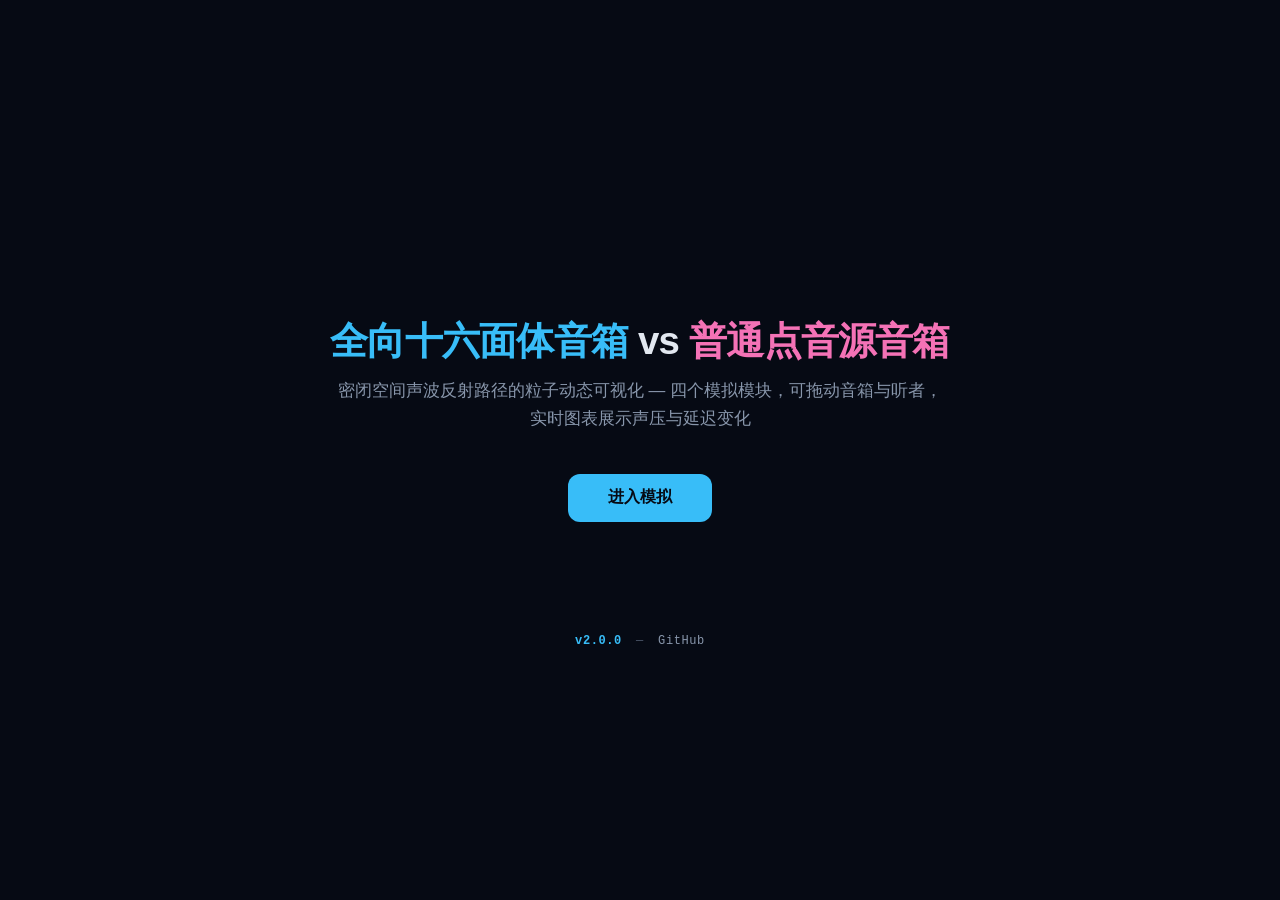
<file: index.html>
<!DOCTYPE html>
<html lang="zh-CN">
<head>
<meta charset="UTF-8">
<meta name="viewport" content="width=device-width, initial-scale=1.0">
<title>声学粒子模拟 v2.0.0 — 全向十六面体 vs 普通点音源</title>
<style>
  * { margin: 0; padding: 0; box-sizing: border-box; }
  body {
    font-family: -apple-system, BlinkMacSystemFont, 'Segoe UI', sans-serif;
    background: #060a14; color: #e2e8f0;
    min-height: 100vh; display: flex; flex-direction: column; align-items: center; justify-content: center;
  }
  .hero { text-align: center; padding: 4rem 1.5rem 3rem; }
  .hero h1 {
    font-size: 2.4rem; font-weight: 700; letter-spacing: -0.02em; margin-bottom: 0.6rem;
  }
  .hero h1 .c1 { color: #38bdf8; }
  .hero h1 .c2 { color: #f472b6; }
  .hero p { color: #8896ab; font-size: 1.05rem; max-width: 620px; margin: 0 auto; line-height: 1.7; }
  .enter-btn {
    display: inline-block; margin-top: 2.5rem; padding: 0.85rem 2.5rem;
    background: #38bdf8; color: #060a14; font-weight: 700; font-size: 1rem;
    border-radius: 12px; text-decoration: none; transition: all 0.2s;
  }
  .enter-btn:hover { background: #7dd3fc; transform: translateY(-2px); box-shadow: 0 8px 30px rgba(56,189,248,0.3); }
  .footer {
    margin-top: 4rem; text-align: center; font-size: 0.75rem; color: #4a5568; letter-spacing: 0.05em;
    font-family: 'Courier New', monospace;
  }
  .footer a { color: #8896ab; text-decoration: none; transition: color 0.2s; }
  .footer a:hover { color: #e2e8f0; }
  .footer .release { color: #38bdf8; font-weight: 600; }
</style>
</head>
<body>

<header class="hero">
  <h1><span class="c1">全向十六面体音箱</span> vs <span class="c2">普通点音源音箱</span></h1>
  <p>密闭空间声波反射路径的粒子动态可视化 — 四个模拟模块，可拖动音箱与听者，实时图表展示声压与延迟变化</p>
  <a class="enter-btn" href="standalone.html">进入模拟</a>
</header>

<div class="footer">
  <a href="https://github.com/glaypan/lizi/releases/tag/v2.0.0" target="_blank" class="release">v2.0.0</a>
  <span style="margin:0 0.4rem;">—</span>
  <a href="https://github.com/glaypan/lizi" target="_blank">GitHub</a>
</div>

</body>
</html>
</file>
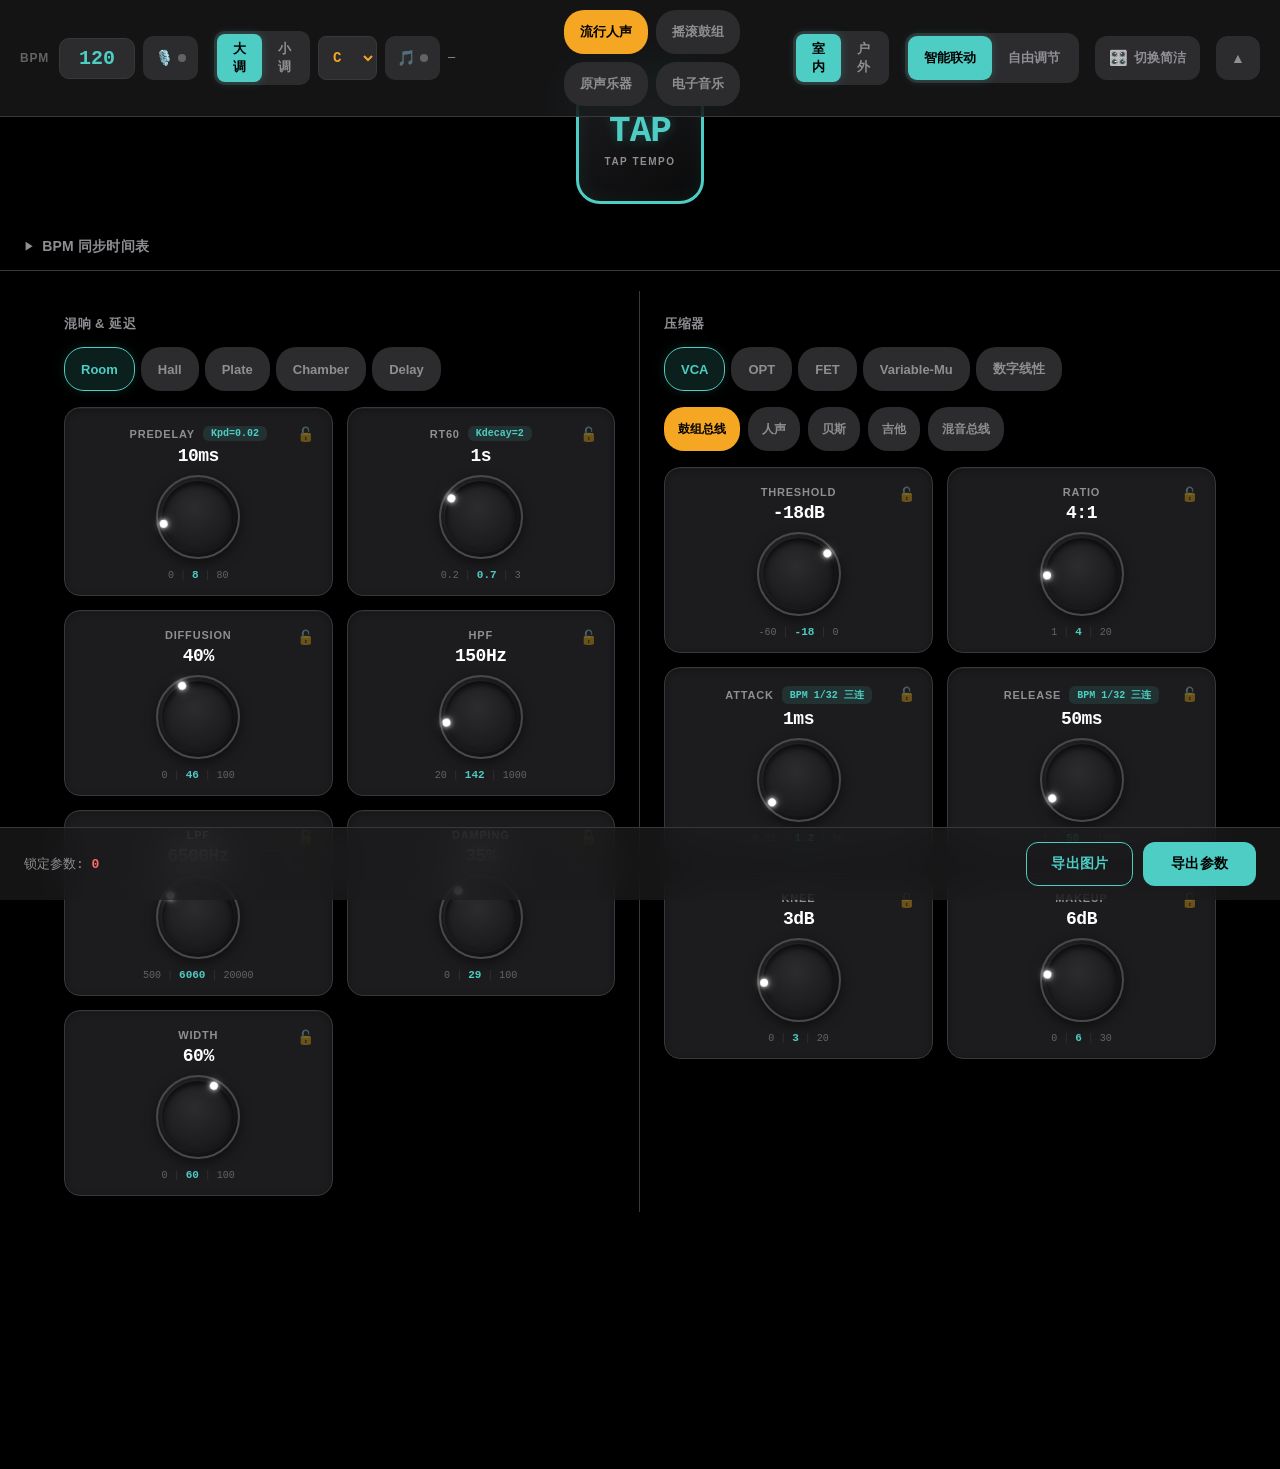
<file: mix/index.html>
<!DOCTYPE html>
<html lang="zh-CN">
<head>
<meta charset="UTF-8">
<meta name="viewport" content="width=device-width, initial-scale=1.0, maximum-scale=1.0, user-scalable=no, viewport-fit=cover">

<!-- iOS PWA 核心配置 -->
<meta name="apple-mobile-web-app-capable" content="yes">
<meta name="mobile-web-app-capable" content="yes">
<meta name="apple-mobile-web-app-status-bar-style" content="black-translucent">
<meta name="apple-mobile-web-app-title" content="混音助手">
<meta name="format-detection" content="telephone=no">
<meta name="theme-color" content="#000000">
<meta name="color-scheme" content="dark">

<!-- Apple Touch Icon (PNG — iOS 要求 PNG 格式) -->
<link rel="apple-touch-icon" href="apple-touch-icon.png">
<link rel="apple-touch-icon" sizes="180x180" href="apple-touch-icon.png">

<!-- Favicon -->
<link rel="icon" type="image/png" sizes="32x32" href="apple-touch-icon.png">

<!-- PWA Manifest -->
<link rel="manifest" href="manifest.json">

<!-- iOS 启动画面 (Splash Screens) -->
<link rel="apple-touch-startup-image" href="splash-1170x2532.png" media="(device-width: 390px) and (device-height: 844px) and (-webkit-device-pixel-ratio: 3) and (orientation: portrait)">
<link rel="apple-touch-startup-image" href="splash-1284x2778.png" media="(device-width: 428px) and (device-height: 926px) and (-webkit-device-pixel-ratio: 3) and (orientation: portrait)">
<link rel="apple-touch-startup-image" href="splash-750x1334.png" media="(device-width: 375px) and (device-height: 667px) and (-webkit-device-pixel-ratio: 2) and (orientation: portrait)">
<link rel="apple-touch-startup-image" href="splash-1242x2688.png" media="(device-width: 414px) and (device-height: 896px) and (-webkit-device-pixel-ratio: 3) and (orientation: portrait)">
<link rel="apple-touch-startup-image" href="splash-2048x2732.png" media="(device-width: 1024px) and (device-height: 1366px) and (-webkit-device-pixel-ratio: 2) and (orientation: portrait)">

<title>DAW 混音参数智能推荐系统</title>
<style>
/* ============================================================
   设计系统 — iOS 深色主题 (iOS Dark Mode Palette)
   ============================================================ */
:root {
  /* 背景色 — iOS OLED 优化深色系（参考 iOS 系统深色模式） */
  --bg-deep: #000000;
  --bg-panel: #1C1C1E;
  --bg-inset: #2C2C2E;
  --bg-hover: #3A3A3C;
  --bg-elevated: #1C1C1E;
  --bg-card: #1C1C1E;
  --bg-card-elevated: #242426;

  /* 边框 — iOS 系统灰 */
  --border-subtle: #38383A;
  --border-default: #48484A;
  --border-highlight: #5C5C5E;

  /* 强调色 — 参考截图中的 cyan-teal */
  --accent-cyan: #4ecdc4;
  --accent-cyan-bright: #6bdad2;
  --accent-cyan-dim: rgba(78, 205, 196, 0.12);
  --accent-cyan-glow: rgba(78, 205, 196, 0.25);
  --accent-cyan-active: rgba(78, 205, 196, 0.15);
  --accent-amber: #f5a623;
  --accent-amber-dim: rgba(245, 166, 35, 0.12);
  --accent-rose: #ff6b6b;
  --accent-green: #34c759;
  --accent-blue: #0A84FF;

  /* 文字色 — iOS 系统文字层级 */
  --text-primary: #FFFFFF;
  --text-secondary: #8E8E93;
  --text-muted: #636366;

  /* 字体 — SF Pro 系统字体栈 */
  --font-sans: -apple-system, BlinkMacSystemFont, 'SF Pro Text', 'SF Pro Display', 'Segoe UI', sans-serif;
  --font-mono: 'SF Mono', SFMono-Regular, ui-monospace, Monaco, monospace;

  /* 尺寸 */
  --knob-size: 76px;
  --knob-rotation: 0deg;
  --topbar-height: 56px;
  --card-radius: 16px;
  --control-radius: 12px;
  --pill-radius: 20px;
  --touch-min: 44px;

  /* 阴影 */
  --shadow-card: 0 2px 10px rgba(0, 0, 0, 0.4);
  --shadow-elevated: 0 8px 32px rgba(0, 0, 0, 0.6);
  --shadow-glow: 0 0 24px rgba(78, 205, 196, 0.2);
  --shadow-inset: inset 0 2px 6px rgba(0, 0, 0, 0.5);
}

/* ============================================================
   全局重置 & 基础
   ============================================================ */
*, *::before, *::after { box-sizing: border-box; margin: 0; padding: 0; }

html { font-size: 15px; -webkit-text-size-adjust: 100%; }

body {
  font-family: var(--font-sans);
  background: var(--bg-deep);
  color: var(--text-primary);
  min-height: 100vh;
  min-height: -webkit-fill-available;
  overflow-x: hidden;
  /* PWA standalone 模式下用 status-bar-fill 填充，不需要 body padding */
  padding-top: 0;
  padding-bottom: env(safe-area-inset-bottom, 0px);
  animation: fadeIn 0.5s ease-out;
  -webkit-font-smoothing: antialiased;
  -webkit-tap-highlight-color: transparent;
  text-rendering: optimizeLegibility;
  overscroll-behavior: none;
}

@keyframes fadeIn {
  from { opacity: 0; transform: translateY(8px); }
  to   { opacity: 1; transform: translateY(0); }
}

/* 滚动条 — iOS 风格细滚动条 */
::-webkit-scrollbar { width: 4px; height: 4px; }
::-webkit-scrollbar-track { background: transparent; }
::-webkit-scrollbar-thumb { background: var(--border-default); border-radius: 2px; }
::-webkit-scrollbar-thumb:hover { background: var(--text-muted); }

/* ============================================================
   TAP 独立大按钮 — iOS 卡片风格
   ============================================================ */
.tap-section {
  display: flex;
  justify-content: center;
  align-items: center;
  padding: 20px 24px;
  margin-top: var(--topbar-height, 56px);
  background: var(--bg-deep);
  transition: margin-top 0.3s ease;
}
.tap-btn-large {
  width: 128px;
  height: 128px;
  border: 3px solid var(--accent-cyan);
  border-radius: 24px;
  background: linear-gradient(145deg, #1C1C1E, #0A0A0B);
  color: var(--accent-cyan);
  font-size: 20px;
  font-weight: 700;
  cursor: pointer;
  display: flex;
  flex-direction: column;
  align-items: center;
  justify-content: center;
  gap: 6px;
  transition: all 0.2s cubic-bezier(0.25, 0.46, 0.45, 0.94);
  user-select: none;
  -webkit-user-select: none;
  touch-action: manipulation;
  box-shadow:
    inset 0 0 20px rgba(78,205,196,0.08),
    inset 0 1px 0 rgba(255,255,255,0.06),
    0 4px 16px rgba(0,0,0,0.5);
}
.tap-btn-large .tap-bpm {
  font-size: 36px;
  font-family: var(--font-mono);
  line-height: 1;
  font-variant-numeric: tabular-nums;
  letter-spacing: -1px;
  text-shadow: 0 0 12px rgba(78,205,196,0.3);
}
.tap-btn-large .tap-label {
  font-size: 10px;
  letter-spacing: 1.5px;
  color: var(--text-secondary);
  font-weight: 600;
  text-transform: uppercase;
}
.tap-btn-large:hover {
  background: linear-gradient(145deg, #2C2C2E, #1C1C1E);
  box-shadow:
    0 0 24px rgba(78,205,196,0.2),
    inset 0 0 24px rgba(78,205,196,0.1),
    inset 0 1px 0 rgba(255,255,255,0.08),
    0 4px 16px rgba(0,0,0,0.4);
}
.tap-btn-large:active {
  transform: scale(0.94);
  transition: transform 0.1s;
}
.tap-btn-large.tap-flash {
  background: var(--accent-cyan-active);
  box-shadow:
    0 0 32px rgba(78,205,196,0.5),
    inset 0 0 20px rgba(78,205,196,0.15);
  border-color: var(--accent-cyan-bright);
}

/* ============================================================
   模式切换 — iOS 分段控件 (Segmented Control)
   ============================================================ */
.mode-toggle {
  display: flex;
  background: var(--bg-inset);
  border-radius: var(--control-radius);
  padding: 3px;
  border: none;
  margin-left: auto;
}
.mode-btn {
  padding: 6px 16px;
  border: none;
  border-radius: 9px;
  background: transparent;
  color: var(--text-secondary);
  font-size: 13px;
  font-weight: 600;
  cursor: pointer;
  transition: all 0.2s cubic-bezier(0.25, 0.46, 0.45, 0.94);
  white-space: nowrap;
  min-height: var(--touch-min);
  display: flex;
  align-items: center;
}
.mode-btn.active {
  background: var(--accent-cyan);
  color: #000000;
  font-weight: 700;
  box-shadow: 0 0 10px rgba(78,205,196,0.25);
}
.mode-btn:not(.active):hover {
  color: var(--text-primary);
  background: var(--bg-hover);
}

/* ============================================================
   导出图片按钮 — iOS 按钮风格
   ============================================================ */
.export-img-btn {
  padding: 10px 24px;
  border: 1px solid var(--accent-cyan);
  border-radius: var(--control-radius);
  background: transparent;
  color: var(--accent-cyan);
  font-size: 14px;
  font-weight: 600;
  cursor: pointer;
  transition: all 0.2s;
  letter-spacing: 0.2px;
  min-height: var(--touch-min);
}
.export-img-btn:hover {
  background: var(--accent-cyan-dim);
}
.export-img-btn:active {
  transform: scale(0.97);
}

/* ============================================================
   模态框扩展 — iOS Sheet 风格
   ============================================================ */
.modal-filename {
  margin-bottom: 16px;
}
.modal-filename label {
  display: block;
  font-size: 13px;
  color: var(--text-secondary);
  margin-bottom: 6px;
  font-weight: 600;
}
.modal-filename input {
  width: 100%;
  padding: 12px 16px;
  background: var(--bg-inset);
  border: 1px solid var(--border-subtle);
  border-radius: var(--control-radius);
  color: var(--text-primary);
  font-family: var(--font-mono);
  font-size: 14px;
  transition: border-color 0.2s;
}
.modal-filename input:focus {
  outline: none;
  border-color: var(--accent-cyan);
  background: var(--bg-hover);
}

.modal-checkboxes {
  display: flex;
  gap: 20px;
  margin-bottom: 20px;
  flex-wrap: wrap;
}
.daw-checkbox {
  display: flex;
  align-items: center;
  gap: 10px;
  cursor: pointer;
  font-size: 14px;
  color: var(--text-primary);
  user-select: none;
}
.daw-checkbox input {
  display: none;
}
.daw-checkbox .check-box {
  width: 22px;
  height: 22px;
  border: 2px solid var(--border-default);
  border-radius: 7px;
  background: var(--bg-inset);
  display: flex;
  align-items: center;
  justify-content: center;
  transition: all 0.2s;
  flex-shrink: 0;
}
.daw-checkbox input:checked + .check-box {
  background: var(--accent-cyan);
  border-color: var(--accent-cyan);
}
.daw-checkbox input:checked + .check-box::after {
  content: '';
  width: 6px;
  height: 10px;
  border: solid #000000;
  border-width: 0 2.5px 2.5px 0;
  transform: rotate(45deg);
  margin-bottom: 2px;
}

/* ============================================================
   顶部控制栏 — iOS 导航栏风格
   ============================================================ */
#top-bar {
  position: fixed; top: 0; left: 0; right: 0;
  z-index: 100;
  display: flex; align-items: center; gap: 16px;
  padding: 10px 20px;
  padding-top: calc(10px + env(safe-area-inset-top, 0px));
  background: rgba(28, 28, 30, 0.72);
  border-bottom: 1px solid var(--border-subtle);
  backdrop-filter: blur(20px) saturate(180%);
  -webkit-backdrop-filter: blur(20px) saturate(180%);
  transition: padding 0.3s ease, min-height 0.3s ease;
  min-height: 56px;
}

/* 折叠状态 */
#top-bar.collapsed {
  padding: 6px 16px;
  padding-top: calc(6px + env(safe-area-inset-top, 0px));
  min-height: 40px;
  gap: 10px;
}

/* 折叠时隐藏的项 */
#top-bar .collapsible-item { transition: opacity 0.25s, max-height 0.3s, margin 0.3s; }
#top-bar.collapsed .collapsible-item {
  opacity: 0; max-height: 0; overflow: hidden; margin: 0; padding: 0;
  pointer-events: none;
}

/* 折叠切换按钮 */
.topbar-toggle {
  width: 44px; height: 44px;
  border: none;
  border-radius: 12px;
  background: var(--bg-inset);
  color: var(--text-secondary);
  font-size: 14px;
  cursor: pointer;
  display: flex;
  align-items: center;
  justify-content: center;
  transition: all 0.2s;
  flex-shrink: 0;
  margin-left: auto;
}
.topbar-toggle:hover { color: var(--text-primary); background: var(--bg-hover); }
.topbar-toggle:active { transform: scale(0.92); }

/* 折叠态：顶部栏变为图标紧凑行 */
#top-bar.collapsed {
  justify-content: flex-start;
  padding: 4px 16px;
  padding-top: calc(4px + env(safe-area-inset-top, 0px));
  min-height: 40px;
  gap: 8px;
}

/* 折叠态图标按钮组 */
#top-bar .collapsed-bar {
  display: none;
  align-items: center;
  gap: 10px;
}
#top-bar.collapsed .collapsed-bar {
  display: flex;
}

/* 折叠态内联图标按钮 */
.collapsed-bar .cb-item {
  display: flex;
  align-items: center;
  gap: 4px;
  font-family: var(--font-mono);
  font-size: 15px;
  font-weight: 700;
  color: var(--text-primary);
  white-space: nowrap;
  cursor: default;
}
.collapsed-bar .cb-bpm-num {
  color: var(--accent-cyan);
  font-size: 20px;
  letter-spacing: -0.5px;
  min-width: 32px;
  text-align: center;
  font-variant-numeric: tabular-nums;
}
.collapsed-bar .cb-label {
  font-size: 10px;
  color: var(--text-muted);
  font-weight: 600;
  text-transform: uppercase;
  letter-spacing: 0.5px;
}
.collapsed-bar .cb-icon-btn {
  width: 36px; height: 36px;
  border: none;
  border-radius: 10px;
  background: var(--bg-inset);
  color: var(--text-secondary);
  font-size: 15px;
  cursor: pointer;
  display: flex;
  align-items: center;
  justify-content: center;
  transition: all 0.2s;
  flex-shrink: 0;
  min-width: var(--touch-min);
  min-height: var(--touch-min);
}
.collapsed-bar .cb-icon-btn:hover {
  color: var(--text-primary);
  background: var(--bg-hover);
}
.collapsed-bar .cb-icon-btn:active { transform: scale(0.92); }
.collapsed-bar .cb-icon-btn.active-mic {
  color: var(--accent-rose);
  background: rgba(255,107,107,0.12);
}
.collapsed-bar .cb-divider {
  width: 1px;
  height: 20px;
  background: var(--border-subtle);
  flex-shrink: 0;
}

/* 折叠态隐藏完整控件 */
#top-bar.collapsed .bpm-group { display: none !important; }

/* --- BPM 输入 — iOS 风格 --- */
.bpm-group { display: flex; align-items: center; gap: 10px; }
.bpm-group label {
  font-size: 12px; font-weight: 700; text-transform: uppercase;
  letter-spacing: 0.8px; color: var(--text-muted);
}
.bpm-group input[type="number"] {
  width: 76px; padding: 8px 12px;
  background: var(--bg-inset);
  border: 1px solid var(--border-subtle);
  border-radius: 10px;
  color: var(--accent-cyan); font-size: 20px; font-weight: 700;
  font-family: var(--font-mono);
  text-align: center;
  font-variant-numeric: tabular-nums;
  transition: all 0.2s;
  -moz-appearance: textfield;
}
.bpm-group input[type="number"]:focus {
  outline: none; border-color: var(--accent-cyan);
  background: var(--bg-hover);
}
.bpm-group input[type="number"]::-webkit-inner-spin-button,
.bpm-group input[type="number"]::-webkit-outer-spin-button {
  -webkit-appearance: none; margin: 0;
}

/* BPM 纵向堆叠布局 */
.bpm-stack { display: flex; flex-direction: column; gap: 4px; }
.bpm-controls { display: flex; align-items: center; gap: 8px; }

/* --- TAP 按钮（顶部栏内） --- */
.tap-btn {
  padding: 8px 16px; border: none; border-radius: 10px;
  background: var(--bg-inset); color: var(--text-secondary);
  font-size: 13px; font-weight: 700; cursor: pointer;
  transition: all 0.2s; letter-spacing: 0.5px;
  font-family: var(--font-sans);
  user-select: none; -webkit-user-select: none;
  min-height: var(--touch-min);
}
.tap-btn:hover { background: var(--bg-hover); color: var(--text-primary); }
.tap-btn:active { transform: scale(0.95); }
.tap-btn.tap-flash {
  background: var(--accent-cyan); color: #000000;
  box-shadow: 0 0 16px rgba(78,205,196,0.5);
}

/* --- Mic 按钮 — iOS 风格 --- */
.mic-btn {
  padding: 8px 12px; border: none; border-radius: 10px;
  background: var(--bg-inset); color: var(--text-secondary);
  font-size: 15px; cursor: pointer;
  transition: all 0.2s;
  user-select: none; -webkit-user-select: none;
  min-height: var(--touch-min);
  display: flex; align-items: center; justify-content: center;
}
.mic-btn:hover { background: var(--bg-hover); color: var(--text-primary); }
.mic-btn:active { transform: scale(0.95); }
.mic-btn.recording {
  background: rgba(255,107,107,0.15); color: var(--accent-rose);
}
.mic-btn .mic-dot {
  display: inline-block; width: 8px; height: 8px;
  border-radius: 50%; background: var(--text-muted);
  margin-left: 4px; vertical-align: middle;
  transition: background 0.2s;
}
.mic-btn.recording .mic-dot {
  background: #ff3b3b;
  animation: micPulse 0.7s infinite;
}
@keyframes micPulse {
  0%, 100% { opacity: 1; transform: scale(1); }
  50% { opacity: 0.35; transform: scale(0.85); }
}

/* --- VU 电平表 --- */
.vu-wrap {
  display: flex; align-items: center; gap: 6px;
  width: 100%;
}
.vu-bg {
  flex: 1; height: 6px; border-radius: 3px;
  background: var(--bg-inset); overflow: hidden;
  border: 1px solid var(--border-subtle);
}
.vu-fill {
  height: 100%; width: 0%; border-radius: 3px;
  background: linear-gradient(90deg, #34c759 0%, #facc15 60%, #ef4444 100%);
  transition: width 0.04s linear;
}
.vu-text {
  font-size: 10px; color: var(--text-muted);
  font-family: var(--font-mono); min-width: 32px; text-align: right;
  font-variant-numeric: tabular-nums;
}

/* --- 调式分段按钮 — iOS Segmented Control --- */
.key-toggle {
  display: flex; background: var(--bg-inset);
  border-radius: 10px; padding: 3px; border: none;
}
.key-btn {
  padding: 6px 16px; border: none; border-radius: 8px;
  background: transparent; color: var(--text-secondary);
  font-size: 13px; font-weight: 600; cursor: pointer;
  transition: all 0.2s cubic-bezier(0.25, 0.46, 0.45, 0.94);
  min-height: var(--touch-min);
  display: flex; align-items: center;
}
.key-btn.active { background: var(--accent-cyan); color: #000000; font-weight: 700; box-shadow: 0 0 10px rgba(78,205,196,0.25); }
.key-btn:not(.active):hover { color: var(--text-primary); background: var(--bg-hover); }

.key-section { display: flex; align-items: center; gap: 8px; }
.root-select {
  padding: 6px 10px; background: var(--bg-inset);
  border: 1px solid var(--border-subtle); border-radius: 8px;
  color: var(--accent-amber); font-family: var(--font-mono);
  font-size: 14px; font-weight: 700; cursor: pointer;
  min-height: var(--touch-min);
}
.root-select:focus { outline: none; border-color: var(--accent-cyan); }
.pitch-readout {
  font-family: var(--font-mono); font-size: 12px;
  color: var(--text-secondary); min-width: 100px;
  font-variant-numeric: tabular-nums;
}

/* --- 场景切换（室内/户外） — iOS Segmented Control --- */
.scene-toggle {
  display: flex; background: var(--bg-inset);
  border-radius: 10px; padding: 3px; border: none;
}
.scene-btn {
  padding: 6px 16px; border: none; border-radius: 8px;
  background: transparent; color: var(--text-secondary);
  font-size: 13px; font-weight: 600; cursor: pointer;
  transition: all 0.2s cubic-bezier(0.25, 0.46, 0.45, 0.94);
  min-height: var(--touch-min);
  display: flex; align-items: center;
}
.scene-btn.active { background: var(--accent-cyan); color: #000000; font-weight: 700; box-shadow: 0 0 10px rgba(78,205,196,0.25); }
.scene-btn:not(.active):hover { color: var(--text-primary); background: var(--bg-hover); }

/* --- 曲风 Pill 列表 — iOS Pill 风格 --- */
.genre-pills { display: flex; gap: 8px; flex-wrap: wrap; }
.genre-pill {
  padding: 7px 16px; border: none;
  border-radius: var(--pill-radius);
  background: var(--bg-inset); color: var(--text-secondary);
  font-size: 13px; font-weight: 600; cursor: pointer;
  transition: all 0.2s;
  min-height: var(--touch-min);
  display: flex; align-items: center;
}
.genre-pill.active {
  background: var(--accent-amber); color: #000000;
}
.genre-pill:not(.active):hover {
  background: var(--bg-hover); color: var(--text-primary);
}
.genre-pill:active { transform: scale(0.95); }

/* ============================================================
   BPM 同步表（可折叠）— iOS 分组表风格
   ============================================================ */
#bpm-table-wrap {
  margin-top: 0;
}
#bpm-table-toggle {
  display: flex; align-items: center; gap: 8px;
  width: 100%; padding: 14px 24px;
  background: transparent; border: none; border-bottom: 1px solid var(--border-subtle);
  color: var(--text-secondary); font-size: 14px; font-weight: 600; cursor: pointer;
  letter-spacing: 0.2px; transition: color 0.2s;
}
#bpm-table-toggle:hover { color: var(--text-primary); }
#bpm-table-toggle:active { background: var(--bg-inset); }
#bpm-table-toggle .arrow { transition: transform 0.3s; font-size: 10px; }
#bpm-table-toggle.open .arrow { transform: rotate(90deg); }

#bpm-table-body {
  overflow: hidden; transition: max-height 0.4s ease;
  max-height: 0; background: var(--bg-panel);
}
#bpm-table-body.open { max-height: 500px; }

#bpm-table {
  width: 100%; border-collapse: collapse;
  font-family: var(--font-mono); font-size: 13px;
}
#bpm-table th {
  padding: 10px 16px; text-align: center;
  color: var(--text-muted); font-weight: 600;
  border-bottom: 1px solid var(--border-subtle);
  font-size: 11px; text-transform: uppercase; letter-spacing: 0.5px;
}
#bpm-table td {
  padding: 8px 16px; text-align: center;
  color: var(--text-secondary);
  border-bottom: 1px solid rgba(56,56,58,0.5);
  font-variant-numeric: tabular-nums;
}
#bpm-table td:first-child { color: var(--text-primary); font-weight: 700; }
#bpm-table tr:last-child td { border-bottom: none; }

/* ============================================================
   主工作区 — iOS 卡片布局
   ============================================================ */
#main-workspace {
  display: grid;
  grid-template-columns: 1fr 1fr;
  gap: 0;
  padding: 20px 0 180px 0;
  min-height: 60vh;
}

.module {
  padding: 20px 20px 16px;
  min-height: 480px;
}
.module:first-child { border-right: 1px solid var(--border-subtle); }

.module-title {
  font-size: 13px; font-weight: 700;
  letter-spacing: 0.5px; color: var(--text-secondary);
  margin-bottom: 14px;
}

/* --- Tab 切换 — iOS 风格 --- */
.module-tabs {
  display: flex; gap: 6px; margin-bottom: 16px;
  flex-wrap: wrap;
}
.module-tab {
  padding: 7px 16px; border: 1px solid transparent;
  border-radius: var(--pill-radius);
  background: var(--bg-inset); color: var(--text-secondary);
  font-size: 13px; font-weight: 600; cursor: pointer;
  transition: all 0.2s cubic-bezier(0.25, 0.46, 0.45, 0.94);
  min-height: var(--touch-min);
  display: flex; align-items: center;
  box-sizing: border-box;
}
.module-tab.active {
  background: var(--accent-cyan-active); color: var(--accent-cyan);
  border: 1px solid var(--accent-cyan);
  box-shadow: 0 0 12px rgba(78,205,196,0.15);
}
.module-tab:not(.active):hover { background: var(--bg-hover); color: var(--text-primary); }
.module-tab:active { transform: scale(0.95); }

/* --- 场景预设 Pill（压缩器） --- */
.scene-pills {
  display: flex; gap: 8px; margin-bottom: 16px; flex-wrap: wrap;
}
.scene-pill {
  padding: 8px 14px; border: none;
  border-radius: var(--pill-radius);
  background: var(--bg-inset); color: var(--text-secondary);
  font-size: 12px; font-weight: 600; cursor: pointer;
  transition: all 0.2s;
  min-height: var(--touch-min);
  display: flex; align-items: center;
}
.scene-pill.active {
  background: var(--accent-amber); color: #000000;
}
.scene-pill:not(.active):hover { background: var(--bg-hover); color: var(--text-primary); }
.scene-pill:active { transform: scale(0.95); }

/* ============================================================
   参数行 — iOS 卡片风格
   ============================================================ */
.params-grid {
  display: grid;
  grid-template-columns: 1fr 1fr;
  gap: 12px;
}

.param-row {
  display: flex; flex-direction: column; align-items: center;
  padding: 18px 12px 14px;
  background: var(--bg-card);
  border-radius: var(--card-radius);
  border: 1px solid var(--border-subtle);
  transition: all 0.25s;
  position: relative;
  box-shadow:
    0 2px 10px rgba(0, 0, 0, 0.4),
    inset 0 1px 0 rgba(255,255,255,0.04),
    inset 0 2px 6px rgba(0, 0, 0, 0.3);
}
.param-row:hover {
  border-color: var(--border-default);
  background: var(--bg-card-elevated);
}
.param-row:active {
  transform: scale(0.99);
}

.param-row.compact-param {
  /* 压缩器单列时用 */
}

/* --- 参数标签 --- */
.param-header {
  display: flex; align-items: center; justify-content: center;
  gap: 8px; margin-bottom: 6px; width: 100%;
}
.param-label {
  font-size: 11px; font-weight: 700; text-transform: uppercase;
  letter-spacing: 0.8px; color: var(--text-secondary);
}
.param-badge {
  font-size: 10px; color: var(--accent-cyan);
  font-family: var(--font-mono); background: var(--accent-cyan-dim);
  padding: 2px 8px; border-radius: 6px; white-space: nowrap;
  font-weight: 600;
}
.param-badge.key-badge {
  color: var(--accent-amber);
  background: var(--accent-amber-dim);
}

/* ============================================================
   拟物旋钮组件 — iOS 精致风格
   ============================================================ */
.knob-wrapper {
  display: flex; flex-direction: column; align-items: center;
  gap: 6px; position: relative;
}

.knob-value-display {
  font-family: var(--font-mono); font-size: 18px; font-weight: 700;
  color: var(--text-primary);
  line-height: 1; transition: color 0.3s;
  min-height: 22px;
  font-variant-numeric: tabular-nums;
  letter-spacing: -0.5px;
}
.knob-value-display .unit {
  font-size: 11px; font-weight: 500; color: var(--text-muted); margin-left: 2px;
}
.knob-value-display.changing {
  color: var(--accent-cyan);
  text-shadow: 0 0 8px rgba(78,205,196,0.3);
}

.knob-container {
  position: relative;
  width: var(--knob-size); height: var(--knob-size);
  cursor: ew-resize;
  user-select: none;
  touch-action: none;
  transition: filter 0.2s;
}
.knob-container:active {
  filter: brightness(1.15);
}

/* 外圈（金属环）— 增强拟物效果 */
.knob-outer {
  position: absolute; inset: 0;
  border-radius: 50%;
  background: radial-gradient(circle at 38% 32%, #3a3a3c, #1c1c1e 60%, #0a0a0b 100%);
  border: 2px solid var(--border-default);
  box-shadow:
    inset 0 2px 8px rgba(0,0,0,0.6),
    0 4px 12px rgba(0,0,0,0.5),
    inset 0 1px 0 rgba(255,255,255,0.06);
}

/* 内凹旋钮帽 — 增强凹陷感 */
.knob-cap {
  position: absolute; inset: 6px;
  border-radius: 50%;
  background: radial-gradient(circle at 45% 38%, #2c2c2e, #1a1a1c 70%, #0e0e10 100%);
  box-shadow:
    inset 0 3px 6px rgba(0,0,0,0.75),
    inset 0 -1px 1px rgba(255,255,255,0.04),
    inset 0 1px 0 rgba(255,255,255,0.02);
}

/* 标记点（旋钮上的指示白点）— 增大尺寸并加强发光 */
.knob-marker {
  position: absolute;
  top: 3px; left: 50%;
  width: 8px; height: 8px;
  margin-left: -4px;
  border-radius: 50%;
  background: #FFFFFF;
  box-shadow:
    0 0 10px rgba(255,255,255,0.6),
    0 0 4px rgba(255,255,255,0.9),
    0 1px 2px rgba(0,0,0,0.3);
  transform-origin: 4px 35px;
  will-change: transform;
  z-index: 2;
}

/* 值范围显示（min | rec | max） */
.knob-range {
  display: flex; gap: 6px; align-items: center;
  font-family: var(--font-mono); font-size: 10px;
  color: var(--text-muted);
  margin-top: 4px;
  font-variant-numeric: tabular-nums;
}
.knob-range .rec-val {
  color: var(--accent-cyan); font-weight: 700; font-size: 11px;
}
.knob-range .sep { opacity: 0.3; }

/* 锁定按钮 — 增大触摸区域至 44px */
.lock-btn {
  position: absolute; top: 4px; right: 4px;
  width: 44px; height: 44px; border: none; border-radius: 10px;
  background: transparent; color: var(--text-muted);
  font-size: 14px; cursor: pointer; display: flex; align-items: center; justify-content: center;
  transition: all 0.2s; opacity: 0.4;
}
.param-row:hover .lock-btn { opacity: 0.8; }
.lock-btn:hover { background: var(--bg-hover); opacity: 1; }
.lock-btn:active { transform: scale(0.9); }
.lock-btn.locked { color: var(--accent-amber); opacity: 1; background: var(--accent-amber-dim); }

/* ============================================================
   底部操作栏 — iOS 底部工具栏风格
   ============================================================ */
#bottom-bar {
  position: sticky;
  bottom: 0;
  z-index: 60;
  display: flex;
  align-items: center;
  justify-content: space-between;
  padding: 14px 24px calc(14px + env(safe-area-inset-bottom, 0px));
  background: rgba(28, 28, 30, 0.72);
  backdrop-filter: blur(20px) saturate(180%);
  -webkit-backdrop-filter: blur(20px) saturate(180%);
  border-top: 1px solid var(--border-subtle);
  margin-top: 0;
}
#lock-count {
  font-size: 13px; color: var(--text-secondary);
  font-family: var(--font-mono);
  font-variant-numeric: tabular-nums;
}
#lock-count span { color: var(--accent-rose); font-weight: 700; }

.export-btn {
  padding: 10px 28px; border: none; border-radius: var(--control-radius);
  background: var(--accent-cyan); color: #000000;
  font-size: 14px; font-weight: 700; cursor: pointer;
  transition: all 0.2s;
  letter-spacing: 0.2px;
  min-height: var(--touch-min);
}
.export-btn:hover { background: #6bdad2; }
.export-btn:active { transform: scale(0.97); }

/* ============================================================
   导出模态框 — iOS Sheet 风格
   ============================================================ */
#export-modal {
  position: fixed; inset: 0; z-index: 999;
  display: none; align-items: center; justify-content: center;
  background: rgba(0,0,0,0.6);
  backdrop-filter: blur(8px);
  -webkit-backdrop-filter: blur(8px);
  animation: modalFadeIn 0.25s ease;
}
#export-modal.open { display: flex; }

@keyframes modalFadeIn {
  from { opacity: 0; }
  to { opacity: 1; }
}

.modal-content {
  background: var(--bg-panel);
  border: 1px solid var(--border-subtle);
  border-radius: 20px;
  padding: 28px 32px;
  max-width: 620px; width: 90%;
  max-height: 80vh;
  display: flex; flex-direction: column;
  animation: modalSlideIn 0.3s cubic-bezier(0.25, 0.46, 0.45, 0.94);
  box-shadow: var(--shadow-elevated);
}
@keyframes modalSlideIn {
  from { transform: translateY(30px) scale(0.96); opacity: 0; }
  to { transform: translateY(0) scale(1); opacity: 1; }
}

.modal-title {
  font-size: 18px; font-weight: 700; margin-bottom: 20px;
  color: var(--text-primary);
}

.modal-pre {
  flex: 1; overflow: auto;
  background: var(--bg-inset);
  border: 1px solid var(--border-subtle);
  border-radius: var(--card-radius);
  padding: 16px;
  font-family: var(--font-mono); font-size: 13px; line-height: 1.7;
  color: var(--text-secondary);
  white-space: pre-wrap;
  max-height: 50vh;
}

.modal-actions {
  display: flex; gap: 12px; margin-top: 20px;
  justify-content: flex-end;
}
.modal-btn {
  padding: 10px 24px; border: none; border-radius: var(--control-radius);
  font-size: 14px; font-weight: 600; cursor: pointer;
  transition: all 0.2s;
  min-height: var(--touch-min);
}
.modal-btn.primary { background: var(--accent-cyan); color: #000000; }
.modal-btn.primary:hover { background: #6bdad2; }
.modal-btn.secondary { background: var(--bg-hover); color: var(--text-secondary); }
.modal-btn.secondary:hover { color: var(--text-primary); }
.modal-btn.danger { background: transparent; color: var(--text-muted); }
.modal-btn.danger:hover { color: var(--text-primary); }
.modal-btn:active { transform: scale(0.97); }

/* ============================================================
   响应式 — iPhone / iPad / 桌面适配
   ============================================================ */

/* 桌面：双栏布局，居中最大宽度 */
@media (min-width: 1024px) {
  #main-workspace {
    max-width: 1200px;
    margin: 0 auto;
    gap: 0;
  }
  .module { padding: 24px 24px 16px; }
  .params-grid { gap: 14px; }
  .knob-container { width: 84px; height: 84px; }
  .knob-marker { transform-origin: 4px 39px; }
}

/* iPad 竖屏及以下：单栏 */
@media (max-width: 1023px) {
  #main-workspace {
    grid-template-columns: 1fr;
    max-width: 720px;
    margin: 0 auto;
  }
  .module:first-child {
    border-right: none;
    border-bottom: 1px solid var(--border-subtle);
  }
  .params-grid { grid-template-columns: 1fr 1fr; }
}

/* iPhone 及小屏设备 */
@media (max-width: 767px) {
  html { font-size: 14px; }

  /* 移动端：顶部栏改为 sticky，避免遮挡 TAP 按钮 */
  #top-bar {
    position: sticky;
    flex-wrap: wrap; gap: 8px; padding: 8px 14px;
    padding-top: calc(8px + env(safe-area-inset-top, 0px));
  }
  #top-bar.collapsed {
    flex-wrap: nowrap;
    padding: 4px 12px;
    padding-top: calc(4px + env(safe-area-inset-top, 0px));
    min-height: 44px;
    gap: 6px;
  }
  .tap-section { margin-top: 0; }
  .collapsed-bar .cb-bpm-num { font-size: 18px; }
  .collapsed-bar .cb-label { font-size: 9px; }
  .collapsed-bar .cb-item { font-size: 13px; }
  .collapsed-bar .cb-icon-btn { width: 36px; height: 36px; min-width: 44px; min-height: 44px; font-size: 14px; }
  .collapsed-bar .cb-divider { height: 16px; }
  .mode-toggle { margin-left: 0; }
  .params-grid { grid-template-columns: 1fr 1fr; gap: 10px; }
  .module { padding: 16px 12px 10px; min-height: auto; }
  #bpm-table-wrap { margin-top: 0; }
  .tap-section { padding: 16px 12px; }
  .tap-btn-large { width: 112px; height: 112px; border-radius: 22px; }
  .tap-btn-large .tap-bpm { font-size: 30px; }
  .tap-btn-large .tap-label { font-size: 9px; }
  #bottom-bar {
    flex-direction: row;
    flex-wrap: wrap;
    gap: 8px;
    padding: 10px 14px calc(10px + env(safe-area-inset-bottom, 0px));
  }
  #bottom-bar > div:last-child { width: 100%; justify-content: center; }
  .modal-content { padding: 22px 20px; border-radius: 18px; }
  .knob-value-display { font-size: 16px; }
  .param-row { padding: 14px 8px 10px; }
  .module-tab { padding: 6px 12px; font-size: 12px; }
  .genre-pill { padding: 6px 12px; font-size: 12px; }
  .key-btn, .scene-btn, .mode-btn { padding: 6px 12px; font-size: 12px; }
  .bpm-group input[type="number"] { width: 68px; font-size: 18px; }
  /* 移动端旋钮稍小 */
  :root { --knob-size: 68px; }
  .knob-marker { transform-origin: 4px 31px; }
}

/* iPhone SE 及超小屏 */
@media (max-width: 375px) {
  .params-grid { grid-template-columns: 1fr; }
  .genre-pills { gap: 4px; }
  .genre-pill { padding: 5px 10px; font-size: 11px; }
  .module-tabs { gap: 4px; }
  .module-tab { padding: 5px 10px; font-size: 11px; }
  .tap-btn-large { width: 100px; height: 100px; }
  .tap-btn-large .tap-bpm { font-size: 26px; }
  :root { --knob-size: 64px; }
  .knob-marker { transform-origin: 4px 29px; }
}

/* iPhone 横屏优化 */
@media (max-width: 932px) and (orientation: landscape) and (max-height: 430px) {
  #top-bar {
    flex-wrap: nowrap;
    padding: 4px 14px;
    padding-top: calc(4px + env(safe-area-inset-top, 0px));
  }
  .tap-section { padding: 8px 12px; }
  .tap-btn-large { width: 80px; height: 80px; border-radius: 18px; }
  .tap-btn-large .tap-bpm { font-size: 22px; }
  .tap-btn-large .tap-label { font-size: 8px; }
  .module { padding: 10px 12px 8px; min-height: auto; }
  .params-grid { gap: 8px; }
  :root { --knob-size: 56px; }
  .knob-marker { transform-origin: 4px 25px; }
  #bottom-bar { padding: 6px 14px calc(6px + env(safe-area-inset-bottom, 0px)); }
}

/* 联动脉冲动画 */
@keyframes linkedPulse {
  0% { box-shadow: 0 0 0 0 rgba(78,205,196,0.5), 0 4px 12px rgba(0,0,0,0.5); }
  100% { box-shadow: 0 0 0 12px rgba(78,205,196,0), 0 4px 12px rgba(0,0,0,0.5); }
}
.knob-container.linked-pulse {
  animation: linkedPulse 0.5s ease-out;
}

/* ============================================================
   简洁模式：只保留 BPM、混响类型、PreDelay 与 RT60
   ============================================================ */
body.simple-mode #top-bar {
  position: sticky;
  top: 0;
  flex-wrap: nowrap;
}
body.simple-mode .tap-section {
  margin-top: 0;
}
body.simple-mode #key-section,
body.simple-mode #genre-pills,
body.simple-mode #scene-toggle,
body.simple-mode #mode-toggle,
body.simple-mode #collapsed-bar,
body.simple-mode #topbar-toggle,
body.simple-mode #right-module,
body.simple-mode #bpm-table-wrap,
body.simple-mode #reverb-tabs [data-tab="delay"] {
  display: none !important;
}
body.simple-mode #main-workspace {
  grid-template-columns: 1fr;
  max-width: 900px;
  margin: 0 auto;
  width: 100%;
}
body.simple-mode #left-module {
  border-right: none;
  border-bottom: none;
}
body.simple-mode #reverb-params .param-row:not([data-reverb-param$=".predelay"]):not([data-reverb-param$=".decay"]) {
  display: none;
}
body.simple-mode .module-tabs {
  justify-content: center;
}
body.simple-mode #bottom-bar {
  max-width: 900px;
  margin: 0 auto;
}

/* 模式切换按钮 — iOS 风格 */
.mode-toggle-btn {
  display: flex;
  align-items: center;
  gap: 6px;
  padding: 8px 14px;
  background: var(--bg-inset);
  border: none;
  border-radius: var(--control-radius);
  color: var(--text-secondary);
  font-size: 13px;
  font-weight: 600;
  cursor: pointer;
  transition: all 0.2s;
  white-space: nowrap;
  min-height: var(--touch-min);
}
.mode-toggle-btn:hover {
  background: var(--bg-hover);
  color: var(--text-primary);
}
.mode-toggle-btn:active { transform: scale(0.95); }
.mode-toggle-btn .mode-icon {
  font-size: 15px;
}
body.simple-mode .mode-toggle-btn .mode-label::after {
  content: "专业";
}
body:not(.simple-mode) .mode-toggle-btn .mode-label::after {
  content: "简洁";
}

/* ============================================================
   PWA 原生 App 外观优化
   ============================================================ */

/* 禁止选中非交互文本（原生 App 手感） */
body {
  -webkit-user-select: none;
  user-select: none;
  -webkit-touch-callout: none;
}
input, select, textarea {
  -webkit-user-select: text;
  user-select: text;
}

/* 状态栏安全区域填充 */
#status-bar-fill {
  position: fixed;
  top: 0; left: 0; right: 0;
  height: env(safe-area-inset-top, 0px);
  background: #000000;
  z-index: 200;
  pointer-events: none;
}

/* 启动遮罩（PWA 启动时短暂显示） */
#splash-screen {
  position: fixed;
  inset: 0;
  z-index: 9999;
  display: flex;
  flex-direction: column;
  align-items: center;
  justify-content: center;
  background: #000000;
  transition: opacity 0.4s ease;
}
#splash-screen.hidden {
  opacity: 0;
  pointer-events: none;
}
#splash-screen .splash-icon {
  width: 80px; height: 80px;
  border: 3px solid var(--accent-cyan);
  border-radius: 20px;
  display: flex;
  align-items: center;
  justify-content: center;
  font-size: 24px;
  font-weight: 800;
  color: var(--accent-cyan);
  font-family: var(--font-sans);
  letter-spacing: 1px;
  box-shadow: 0 0 24px rgba(78,205,196,0.2);
  animation: splashPulse 1.5s ease-in-out infinite;
}
#splash-screen .splash-text {
  margin-top: 16px;
  font-size: 13px;
  color: var(--text-secondary);
  font-weight: 600;
}
@keyframes splashPulse {
  0%, 100% { box-shadow: 0 0 24px rgba(78,205,196,0.2); }
  50% { box-shadow: 0 0 40px rgba(78,205,196,0.4); }
}

/* file:// 协议引导遮罩 */
#file-protocol-guide {
  position: fixed;
  inset: 0;
  z-index: 9998;
  display: none;
  flex-direction: column;
  align-items: center;
  justify-content: flex-start;
  padding: env(safe-area-inset-top, 0px) 20px env(safe-area-inset-bottom, 0px);
  background: #000000;
  text-align: center;
  overflow-y: auto;
  -webkit-overflow-scrolling: touch;
}
#file-protocol-guide.show {
  display: flex;
}
#file-protocol-guide .guide-scroll {
  width: 100%;
  max-width: 360px;
  padding: 32px 0 48px;
  display: flex;
  flex-direction: column;
  align-items: center;
}
#file-protocol-guide .guide-icon {
  width: 64px; height: 64px;
  border-radius: 16px;
  background: var(--bg-inset);
  display: flex;
  align-items: center;
  justify-content: center;
  font-size: 28px;
  margin-bottom: 20px;
}
#file-protocol-guide .guide-title {
  font-size: 22px;
  font-weight: 700;
  color: var(--text-primary);
  margin-bottom: 10px;
}
#file-protocol-guide .guide-warn {
  display: inline-flex;
  align-items: center;
  gap: 6px;
  padding: 6px 14px;
  border-radius: 20px;
  background: rgba(255,107,107,0.12);
  color: var(--accent-rose);
  font-size: 12px;
  font-weight: 600;
  margin-bottom: 20px;
}
#file-protocol-guide .guide-desc {
  font-size: 14px;
  color: var(--text-secondary);
  line-height: 1.6;
  margin-bottom: 24px;
  max-width: 320px;
}
/* QR Code */
#file-protocol-guide .guide-qr-section {
  margin-bottom: 28px;
  display: flex;
  flex-direction: column;
  align-items: center;
}
#file-protocol-guide .guide-qr {
  width: 200px; height: 200px;
  border-radius: 16px;
  background: #fff;
  padding: 12px;
  margin-bottom: 10px;
  box-shadow: 0 4px 24px rgba(78,205,196,0.15);
}
#file-protocol-guide .guide-qr img {
  width: 100%; height: 100%;
  display: block;
  border-radius: 4px;
}
#file-protocol-guide .guide-qr-hint {
  font-size: 12px;
  color: var(--text-muted);
}
/* URL box */
#file-protocol-guide .guide-url-box {
  margin-bottom: 20px;
  width: 100%;
  max-width: 320px;
  display: flex;
  gap: 8px;
}
#file-protocol-guide .guide-url-input {
  flex: 1;
  padding: 11px 14px;
  border: 1px solid var(--border-default);
  border-radius: 10px;
  background: var(--bg-inset);
  color: var(--accent-cyan);
  font-size: 13px;
  font-family: var(--font-mono);
  text-align: center;
  outline: none;
  -webkit-user-select: text;
  user-select: text;
  min-width: 0;
}
#file-protocol-guide .guide-copy-btn {
  padding: 11px 18px;
  border: none;
  border-radius: 10px;
  background: var(--accent-cyan);
  color: #000;
  font-size: 13px;
  font-weight: 700;
  white-space: nowrap;
  cursor: pointer;
  transition: all 0.15s;
  flex-shrink: 0;
}
#file-protocol-guide .guide-copy-btn:active {
  transform: scale(0.94);
  opacity: 0.8;
}
/* Steps */
#file-protocol-guide .guide-steps {
  text-align: left;
  font-size: 13px;
  color: var(--text-secondary);
  line-height: 1.5;
  max-width: 320px;
  width: 100%;
  margin-bottom: 24px;
  display: flex;
  flex-direction: column;
  gap: 14px;
}
#file-protocol-guide .guide-step {
  display: flex;
  align-items: flex-start;
  gap: 10px;
}
#file-protocol-guide .guide-steps .step-num {
  display: inline-flex;
  align-items: center;
  justify-content: center;
  width: 24px; height: 24px;
  min-width: 24px;
  border-radius: 50%;
  background: var(--accent-cyan-active);
  color: var(--accent-cyan);
  font-size: 12px;
  font-weight: 700;
}
#file-protocol-guide .guide-step-text {
  flex: 1;
  padding-top: 2px;
}
#file-protocol-guide .guide-step-text b {
  color: var(--text-primary);
}
#file-protocol-guide .guide-step-text .step-highlight {
  color: var(--accent-cyan);
  font-weight: 600;
}
/* Safari share sheet mockup */
#file-protocol-guide .guide-mockup {
  width: 100%;
  max-width: 280px;
  margin-bottom: 24px;
  border-radius: 14px;
  background: var(--bg-panel);
  overflow: hidden;
  border: 1px solid var(--border-subtle);
}
#file-protocol-guide .mockup-header {
  padding: 10px 14px;
  text-align: center;
  font-size: 11px;
  color: var(--text-muted);
  border-bottom: 1px solid var(--border-subtle);
}
#file-protocol-guide .mockup-row {
  display: flex;
  align-items: center;
  gap: 10px;
  padding: 10px 14px;
  font-size: 13px;
  color: var(--text-secondary);
  border-bottom: 1px solid var(--border-subtle);
}
#file-protocol-guide .mockup-row:last-child {
  border-bottom: none;
}
#file-protocol-guide .mockup-row.highlight {
  background: var(--accent-cyan-active);
  color: var(--accent-cyan);
  font-weight: 700;
  position: relative;
}
#file-protocol-guide .mockup-row.highlight::after {
  content: '←';
  position: absolute;
  right: 14px;
  color: var(--accent-cyan);
  font-size: 16px;
}
#file-protocol-guide .mockup-icon {
  width: 28px; height: 28px;
  border-radius: 7px;
  background: var(--bg-inset);
  display: flex;
  align-items: center;
  justify-content: center;
  font-size: 14px;
  flex-shrink: 0;
}
#file-protocol-guide .mockup-row.highlight .mockup-icon {
  background: var(--accent-cyan);
}
#file-protocol-guide .mockup-scroll-hint {
  text-align: center;
  padding: 6px;
  font-size: 10px;
  color: var(--text-muted);
  background: var(--bg-inset);
}
/* Button */
#file-protocol-guide .guide-btn {
  padding: 14px 48px;
  border: none;
  border-radius: 14px;
  background: var(--accent-cyan);
  color: #000000;
  font-size: 16px;
  font-weight: 700;
  cursor: pointer;
  transition: all 0.2s;
  margin-bottom: 16px;
}
#file-protocol-guide .guide-btn:active {
  transform: scale(0.96);
  opacity: 0.85;
}
#file-protocol-guide .guide-note {
  font-size: 12px;
  color: var(--text-muted);
  max-width: 300px;
  line-height: 1.5;
}

/* PWA 安装提示横幅 */
#pwa-install-hint {
  position: fixed;
  bottom: calc(70px + env(safe-area-inset-bottom, 0px));
  left: 50%;
  transform: translateX(-50%);
  z-index: 90;
  display: none;
  align-items: center;
  gap: 10px;
  padding: 10px 16px;
  background: rgba(28,28,30,0.95);
  backdrop-filter: blur(20px) saturate(180%);
  -webkit-backdrop-filter: blur(20px) saturate(180%);
  border: 1px solid var(--border-subtle);
  border-radius: 14px;
  box-shadow: 0 4px 20px rgba(0,0,0,0.5);
  max-width: 90vw;
  animation: hintSlideUp 0.4s ease;
}
#pwa-install-hint.show {
  display: flex;
}
#pwa-install-hint .hint-icon {
  font-size: 20px;
}
#pwa-install-hint .hint-text {
  font-size: 13px;
  color: var(--text-primary);
  font-weight: 600;
}
#pwa-install-hint .hint-close {
  width: 24px; height: 24px;
  border: none;
  background: transparent;
  color: var(--text-muted);
  font-size: 16px;
  cursor: pointer;
}
@keyframes hintSlideUp {
  from { transform: translateX(-50%) translateY(20px); opacity: 0; }
  to { transform: translateX(-50%) translateY(0); opacity: 1; }
}
</style>
</head>
<body>

<!-- 状态栏安全区域填充 -->
<div id="status-bar-fill"></div>

<!-- 启动遮罩 -->
<div id="splash-screen">
  <div class="splash-icon">MIX</div>
  <div class="splash-text">混音参数智能推荐</div>
</div>

<!-- file:// / WebView 协议引导遮罩 -->
<div id="file-protocol-guide">
  <div class="guide-scroll">
    <div class="guide-icon">📱</div>
    <div class="guide-title">安装到主屏幕</div>
    <div class="guide-warn">⚠️ "文件"App 中无法添加到主屏幕</div>
    <div class="guide-desc">"文件"App 的分享菜单没有"添加到主屏幕"选项。请用 iPhone 相机扫描下方二维码，在 Safari 中打开后添加。</div>

    <!-- QR Code -->
    <div class="guide-qr-section">
      <div class="guide-qr"><img src="[data-uri]" alt="扫码打开网址"></div>
      <div class="guide-qr-hint">用 iPhone 相机扫一扫 ↑</div>
    </div>

    <!-- URL with copy button -->
    <div class="guide-url-box">
      <input type="text" readonly value="https://glaypan.github.io/lizi/mix/" onclick="this.select()" class="guide-url-input">
      <button class="guide-copy-btn" onclick="copyGuideUrl(this)">复制</button>
    </div>

    <!-- Steps -->
    <div class="guide-steps">
      <div class="guide-step">
        <span class="step-num">1</span>
        <div class="guide-step-text">扫码或复制网址，在 <b>Safari</b> 中打开</div>
      </div>
      <div class="guide-step">
        <span class="step-num">2</span>
        <div class="guide-step-text">等页面加载完成后，点底部 <b>分享按钮</b></div>
      </div>
      <div class="guide-step">
        <span class="step-num">3</span>
        <div class="guide-step-text"><span class="step-highlight">向下滚动</span>分享菜单，找到"添加到主屏幕"</div>
      </div>
      <div class="guide-step">
        <span class="step-num">4</span>
        <div class="guide-step-text">点击后按"添加"，从主屏幕图标启动</div>
      </div>
    </div>

    <!-- Safari share sheet mockup -->
    <div class="guide-mockup">
      <div class="mockup-header">Safari 分享菜单（向下滑动）</div>
      <div class="mockup-row"><div class="mockup-icon">📡</div>AirDrop</div>
      <div class="mockup-row"><div class="mockup-icon">💬</div>信息</div>
      <div class="mockup-row"><div class="mockup-icon">📧</div>邮件</div>
      <div class="mockup-scroll-hint">↓ 继续向下滑 ↓</div>
      <div class="mockup-row"><div class="mockup-icon">📋</div>拷贝</div>
      <div class="mockup-row highlight"><div class="mockup-icon">➕</div>添加到主屏幕</div>
    </div>

    <button class="guide-btn" onclick="document.getElementById('file-protocol-guide').classList.remove('show')">我知道了</button>
    <div class="guide-note">添加后从主屏幕图标启动，即可使用麦克风检测 BPM 和音高功能。</div>
  </div>
</div>

<!-- PWA 安装提示 -->
<div id="pwa-install-hint">
  <span class="hint-icon">📲</span>
  <span class="hint-text">添加到主屏幕，像原生 App 一样使用</span>
  <button class="hint-close" onclick="this.parentElement.classList.remove('show'); sessionStorage.setItem('pwaHintDismissed','1');">&times;</button>
</div>

<!-- ============================================================
     顶部固定控制栏
     ============================================================ -->
<header id="top-bar">
  <!-- BPM -->
  <div class="bpm-group">
    <label>BPM</label>
    <div class="bpm-stack">
      <div class="bpm-controls">
        <input type="number" id="bpm-input" value="120" min="20" max="300" step="1">
        <button class="mic-btn" id="mic-btn" title="使用麦克风检测 BPM">🎙️<span class="mic-dot"></span></button>
      </div>
      <div class="vu-wrap" id="vu-wrap" style="display:none;">
        <div class="vu-bg"><div class="vu-fill" id="vu-fill"></div></div>
        <span class="vu-text" id="vu-text">-∞</span>
      </div>
    </div>
  </div>

  <!-- 调性：主音 + 大小调 + 音高检测 -->
  <div class="key-section collapsible-item" id="key-section">
    <div class="key-toggle" id="scale-toggle">
      <button class="key-btn active" data-scale="major">大调</button>
      <button class="key-btn" data-scale="minor">小调</button>
    </div>
    <select class="root-select" id="root-select" title="主音"></select>
    <button class="mic-btn" id="pitch-btn" title="检测音高">🎵<span class="mic-dot"></span></button>
    <span class="pitch-readout" id="pitch-readout">—</span>
  </div>

  <!-- 曲风 -->
  <div class="genre-pills collapsible-item" id="genre-pills">
    <button class="genre-pill active" data-genre="pop">流行人声</button>
    <button class="genre-pill" data-genre="rock">摇滚鼓组</button>
    <button class="genre-pill" data-genre="acoustic">原声乐器</button>
    <button class="genre-pill" data-genre="electronic">电子音乐</button>
  </div>

  <!-- 场景切换 -->
  <div class="scene-toggle collapsible-item" id="scene-toggle">
    <button class="scene-btn active" data-scene="indoor">室内</button>
    <button class="scene-btn" data-scene="outdoor">户外</button>
  </div>

  <!-- 模式切换 -->
  <div class="mode-toggle collapsible-item" id="mode-toggle">
    <button class="mode-btn active" data-mode="smart">智能联动</button>
    <button class="mode-btn" data-mode="free">自由调节</button>
  </div>

  <!-- 简洁/专业模式切换 -->
  <button class="mode-toggle-btn" id="simple-mode-toggle" title="切换简洁/专业模式">
    <span class="mode-icon">🎛️</span>
    <span class="mode-label">切换</span>
  </button>

  <!-- 折叠态紧凑图标行 -->
  <div class="collapsed-bar" id="collapsed-bar">
    <span class="cb-label">BPM</span>
    <span class="cb-bpm-num" id="cb-bpm-num">120</span>
    <div class="cb-divider"></div>
    <span class="cb-item" id="cb-key-display">大调</span>
    <div class="cb-divider"></div>
    <span class="cb-item" id="cb-genre-display">流行</span>
    <div class="cb-divider"></div>
    <button class="cb-icon-btn" id="cb-mic-btn" title="麦克风检测 BPM">🎙️</button>
  </div>

  <!-- 折叠切换按钮 -->
  <button class="topbar-toggle" id="topbar-toggle" title="折叠/展开控制栏">▲</button>
</header>

<!-- ============================================================
     TAP 大按钮
     ============================================================ -->
<div class="tap-section">
  <button class="tap-btn-large" id="tap-btn-large" title="连续点击以检测 BPM">
    <span class="tap-bpm" id="tap-bpm-display">TAP</span>
    <span class="tap-label">TAP TEMPO</span>
  </button>
</div>

<!-- ============================================================
     BPM 同步表（可折叠）
     ============================================================ -->
<div id="bpm-table-wrap">
  <button id="bpm-table-toggle">
    <span class="arrow">&#9654;</span>
    BPM 同步时间表
  </button>
  <div id="bpm-table-body">
    <table id="bpm-table">
      <thead>
        <tr>
          <th>音符</th>
          <th>直拍 (ms)</th>
          <th>附点 (ms)</th>
          <th>三连音 (ms)</th>
        </tr>
      </thead>
      <tbody id="bpm-tbody"></tbody>
    </table>
  </div>
</div>

<!-- ============================================================
     主工作区
     ============================================================ -->
<div id="main-workspace">

  <!-- 左：混响/延迟模块 -->
  <div class="module" id="left-module">
    <div class="module-title">混响 &amp; 延迟</div>
    <div class="module-tabs" id="reverb-tabs">
      <button class="module-tab active" data-tab="room">Room</button>
      <button class="module-tab" data-tab="hall">Hall</button>
      <button class="module-tab" data-tab="plate">Plate</button>
      <button class="module-tab" data-tab="chamber">Chamber</button>
      <button class="module-tab" data-tab="delay">Delay</button>
    </div>
    <div class="params-grid" id="reverb-params"></div>
  </div>

  <!-- 右：压缩器模块 -->
  <div class="module" id="right-module">
    <div class="module-title">压缩器</div>
    <div class="module-tabs" id="comp-tabs">
      <button class="module-tab active" data-tab="vca">VCA</button>
      <button class="module-tab" data-tab="opt">OPT</button>
      <button class="module-tab" data-tab="fet">FET</button>
      <button class="module-tab" data-tab="vari-mu">Variable-Mu</button>
      <button class="module-tab" data-tab="digital">数字线性</button>
    </div>
    <div class="scene-pills" id="scene-pills"></div>
    <div class="params-grid" id="comp-params"></div>
  </div>

</div>

<!-- ============================================================
     底部操作栏
     ============================================================ -->
<div id="bottom-bar">
  <div id="lock-count">锁定参数: <span id="lock-count-num">0</span></div>
  <div style="display:flex;gap:10px;">
    <button class="export-img-btn" id="export-img-btn">导出图片</button>
    <button class="export-btn" id="export-btn">导出参数</button>
  </div>
</div>

<!-- ============================================================
     导出模态框
     ============================================================ -->
<div id="export-modal">
  <div class="modal-content">
    <div class="modal-title">导出参数</div>
    <div class="modal-filename">
      <label>文件名</label>
      <input type="text" id="export-filename" value="daw-params-120bpm">
    </div>
    <div class="modal-checkboxes">
      <label class="daw-checkbox">
        <input type="checkbox" id="export-check-reverb" checked>
        <span class="check-box"></span>
        混响/延迟参数
      </label>
      <label class="daw-checkbox">
        <input type="checkbox" id="export-check-comp" checked>
        <span class="check-box"></span>
        压缩器参数
      </label>
    </div>
    <pre class="modal-pre" id="export-text"></pre>
    <div class="modal-actions">
      <button class="modal-btn secondary" id="copy-btn">复制到剪贴板</button>
      <button class="modal-btn primary" id="download-btn">下载 .txt</button>
      <button class="modal-btn danger" id="modal-close">关闭</button>
    </div>
  </div>
</div>

<script>
/* ============================================================
   PWA 原生 App 初始化
   ============================================================ */
(function() {
  'use strict';

  // ── 环境检测 ──────────────────────────────
  var ua = navigator.userAgent || '';
  var isIOS = /iPhone|iPad|iPod/.test(ua);
  var isFileProtocol = window.location.protocol === 'file:';
  // iOS "文件"App 内嵌 WebView: UA 含 Mobile 但不含 Safari
  var isIOSWebView = isIOS && !/Safari/.test(ua) && /Mobile/.test(ua);
  // 是否在 standalone 模式（已添加到主屏幕）
  var isStandalone = window.navigator.standalone === true ||
                     (window.matchMedia && window.matchMedia('(display-mode: standalone)').matches);
  // 是否为安全上下文（HTTPS / localhost）
  var isSecureContext = window.isSecureContext === true ||
                        window.location.protocol === 'https:' ||
                        window.location.hostname === 'localhost' ||
                        window.location.hostname === '127.0.0.1';
  // 是否可以用麦克风
  var canUseMic = isSecureContext && !isFileProtocol;
  // 在 standalone 模式下也可以用麦克风（iOS 将 standalone 视为安全上下文）
  if (isStandalone) canUseMic = true;

  // 暴露给全局，供 toggleMic / togglePitch 使用
  window.__PWA_ENV__ = {
    isIOS: isIOS,
    isFileProtocol: isFileProtocol,
    isIOSWebView: isIOSWebView,
    isStandalone: isStandalone,
    isSecureContext: isSecureContext,
    canUseMic: canUseMic
  };

  // ── 启动遮罩 ──────────────────────────────
  var splash = document.getElementById('splash-screen');
  function hideSplash() {
    if (splash) {
      splash.classList.add('hidden');
      setTimeout(function() { if (splash) splash.style.display = 'none'; }, 500);
    }
  }
  if (document.readyState === 'complete') {
    setTimeout(hideSplash, 800);
  } else {
    window.addEventListener('load', function() { setTimeout(hideSplash, 800); });
  }
  setTimeout(hideSplash, 3000); // 保险

  // ── file:// 或 iOS WebView 检测 → 显示引导 ──
  if (isFileProtocol || (isIOSWebView && !isStandalone)) {
    setTimeout(function() {
      var guide = document.getElementById('file-protocol-guide');
      if (guide) guide.classList.add('show');
    }, 600);
  }

  // ── PWA 安装提示（仅 Safari 非 standalone）──
  var isIOSSafari = isIOS && /Safari/.test(ua) && !/CriOS|FxiOS/.test(ua);
  if (isIOSSafari && !isStandalone && !isFileProtocol && !sessionStorage.getItem('pwaHintDismissed')) {
    setTimeout(function() {
      var hint = document.getElementById('pwa-install-hint');
      if (hint) hint.classList.add('show');
    }, 3000);
  }

  // ── Service Worker 注册（仅 HTTP/HTTPS）────
  if ('serviceWorker' in navigator && !isFileProtocol) {
    window.addEventListener('load', function() {
      navigator.serviceWorker.register('sw.js').then(function(reg) {
        console.log('SW 注册成功:', reg.scope);
      }).catch(function(err) {
        console.warn('SW 注册失败:', err);
      });
    });
  }

  // ── 麦克风权限增强处理 ────────────────────
  // 包装 getUserMedia：在不安全上下文下给出友好引导
  if (navigator.mediaDevices && navigator.mediaDevices.getUserMedia) {
    var originalGetUserMedia = navigator.mediaDevices.getUserMedia.bind(navigator.mediaDevices);
    navigator.mediaDevices.getUserMedia = function(constraints) {
      if (!canUseMic) {
        return new Promise(function(resolve, reject) {
          var guide = document.getElementById('file-protocol-guide');
          if (guide) guide.classList.add('show');
          reject(new Error('MIC_PERMISSION_DENIED'));
        });
      }
      return originalGetUserMedia(constraints).catch(function(err) {
        // 将原生错误转换为友好提示
        if (err.name === 'NotAllowedError' || err.name === 'SecurityError') {
          throw new Error('MIC_PERMISSION_DENIED');
        }
        if (err.name === 'NotFoundError' || err.name === 'DevicesNotFoundError') {
          throw new Error('MIC_NOT_FOUND');
        }
        throw err;
      });
    };
  }

  // ── 全局麦克风错误提示函数 ────────────────
  window.showMicError = function(errorCode) {
    var msg;
    if (errorCode === 'MIC_PERMISSION_DENIED') {
      msg = '麦克风权限被拒绝。\n\n请到「设置 → 隐私 → 麦克风」中允许此 App 访问麦克风，然后重新打开。';
      if (window.__PWA_ENV__ && !window.__PWA_ENV__.canUseMic) {
        msg = '当前环境不支持麦克风。\n\n请用 Safari 打开本页面，点击分享按钮 → 添加到主屏幕，从主屏幕图标启动即可使用麦克风功能。';
      }
    } else if (errorCode === 'MIC_NOT_FOUND') {
      msg = '未检测到麦克风设备。';
    } else {
      msg = '麦克风访问出错，请重试。';
    }
    alert(msg);
  };

  // ── 复制引导网址到剪贴板 ────────────────────
  window.copyGuideUrl = function(btn) {
    var input = document.querySelector('#file-protocol-guide .guide-url-input');
    if (!input) return;
    var url = input.value;
    if (navigator.clipboard && navigator.clipboard.writeText) {
      navigator.clipboard.writeText(url).then(function() {
        var orig = btn.textContent;
        btn.textContent = '已复制';
        btn.style.background = 'var(--accent-green)';
        setTimeout(function() { btn.textContent = orig; btn.style.background = ''; }, 2000);
      }).catch(function() {
        input.select();
        document.execCommand('copy');
        var orig = btn.textContent;
        btn.textContent = '已复制';
        setTimeout(function() { btn.textContent = orig; }, 2000);
      });
    } else {
      input.select();
      document.execCommand('copy');
      var orig = btn.textContent;
      btn.textContent = '已复制';
      setTimeout(function() { btn.textContent = orig; }, 2000);
    }
  };

  // ── 禁止双指缩放 & 双击缩放（原生 App 手感）──
  document.addEventListener('gesturestart', function(e) { e.preventDefault(); });
  document.addEventListener('gesturechange', function(e) { e.preventDefault(); });
  document.addEventListener('dblclick', function(e) { e.preventDefault(); });

  // ── 阻止 iOS 输入框聚焦时的自动缩放 ─────────
  // 确保 font-size >= 16px 可阻止 iOS Safari 缩放
  document.addEventListener('touchstart', function(e) {
    if (e.target.tagName === 'INPUT' || e.target.tagName === 'SELECT' || e.target.tagName === 'TEXTAREA') {
      var fontSize = parseFloat(window.getComputedStyle(e.target).fontSize);
      if (fontSize < 16) {
        e.target.style.fontSize = '16px';
      }
    }
  }, { passive: true });

})();

/* ============================================================
   工具函数
   ============================================================ */

/** 将值限制在 [min, max] 区间 */
function clamp(val, min, max) { return Math.min(Math.max(val, min), max); }

/** 四舍五入到指定位数 */
function round(val, digits) {
  const f = Math.pow(10, digits);
  return Math.round(val * f) / f;
}

/** BPM 转 ms：60000 / BPM */
function bpmToMs(bpm) { return 60000 / bpm; }

/** 音符倍率 */
const NOTE_MULT = {
  '1/32': 0.125,
  '1/16': 0.25,
  '1/8':  0.5,
  '1/4':  1,
  '1/2':  2,
  '1/1':  4
};

/** 计算 BPM 同步 ms 值 */
function calcBpmSync(bpm, note, dotted, triplet) {
  let mult = NOTE_MULT[note] || 1;
  if (dotted)  mult *= 1.5;
  if (triplet) mult *= 2 / 3;
  return round(bpmToMs(bpm) * mult, 2);
}

/** 获取所有 BPM 同步条目 */
function getBpmSyncRows(bpm) {
  const notes = ['1/32','1/16','1/8','1/4','1/2','1/1'];
  return notes.map(n => ({
    note: n,
    straight: calcBpmSync(bpm, n, false, false),
    dotted:   calcBpmSync(bpm, n, true,  false),
    triplet:  calcBpmSync(bpm, n, false, true)
  }));
}

/** 找到最近 BPM 档位的 ms 值 */
function snapToBpm(bpm, targetMs, note) {
  const rows = getBpmSyncRows(bpm);
  const candidates = [];
  for (const r of rows) {
    candidates.push({ val: r.straight, label: r.note + ' 直拍' });
    candidates.push({ val: r.dotted,   label: r.note + ' 附点' });
    candidates.push({ val: r.triplet,  label: r.note + ' 三连' });
  }
  let best = candidates[0];
  let bestDist = Infinity;
  for (const c of candidates) {
    const d = Math.abs(c.val - targetMs);
    if (d < bestDist) { bestDist = d; best = c; }
  }
  return best;
}

/** 十二平均律音名（A4 = 440Hz） */
const NOTE_NAMES = ['C','C#','D','D#','E','F','F#','G','G#','A','A#','B'];
function midiToFreq(m) { return 440 * Math.pow(2, (m - 69) / 12); }
function freqToNote(freq) {
  if (freq <= 0) return null;
  const midi = Math.round(69 + 12 * Math.log2(freq / 440));
  const name = NOTE_NAMES[((midi % 12) + 12) % 12];
  const octave = Math.floor(midi / 12) - 1;
  const cents = Math.round(1200 * Math.log2(freq / midiToFreq(midi)));
  return { midi, name, octave, cents, freq };
}

/** 自相关基频检测（适用于单音/人声/贝斯） */
function autoCorrelate(buf, sampleRate) {
  let SIZE = buf.length, rms = 0;
  for (let i = 0; i < SIZE; i++) rms += buf[i] * buf[i];
  rms = Math.sqrt(rms / SIZE);
  if (rms < 0.01) return -1; // 太安静
  let r1 = 0, r2 = SIZE - 1, thres = 0.2;
  for (let i = 0; i < SIZE / 2; i++) if (Math.abs(buf[i]) < thres) { r1 = i; break; }
  for (let i = 1; i < SIZE / 2; i++) if (Math.abs(buf[SIZE - i]) < thres) { r2 = SIZE - i; break; }
  buf = buf.slice(r1, r2); SIZE = buf.length;
  const c = new Array(SIZE).fill(0);
  for (let i = 0; i < SIZE; i++)
    for (let j = 0; j < SIZE - i; j++) c[i] += buf[j] * buf[j + i];
  let d = 0; while (d < SIZE - 1 && c[d] > c[d + 1]) d++;
  let maxval = -1, maxpos = -1;
  for (let i = d; i < SIZE; i++) if (c[i] > maxval) { maxval = c[i]; maxpos = i; }
  let T0 = maxpos;
  if (T0 > 0 && T0 < SIZE - 1) {
    const x1 = c[T0 - 1], x2 = c[T0], x3 = c[T0 + 1];
    const a = (x1 + x3 - 2 * x2) / 2, b = (x3 - x1) / 2;
    if (a) T0 = T0 - b / (2 * a);
  }
  return T0 > 0 ? sampleRate / T0 : -1;
}

/* ============================================================
   Tap Tempo 功能
   ============================================================ */
const tapState = {
  timestamps: [],
  resetTimer: null,
  lastTap: 0
};

/** 处理 TAP 按钮点击 */
function onTap() {
  const now = Date.now();
  const btn = document.getElementById('tap-btn-large');
  const bpmDisplay = document.getElementById('tap-bpm-display');

  // 视觉反馈：短暂高亮
  btn.classList.add('tap-flash');
  setTimeout(() => btn.classList.remove('tap-flash'), 100);

  // 超过 2 秒无点击则重置记录
  if (now - tapState.lastTap > 2000) {
    tapState.timestamps = [];
  }
  tapState.lastTap = now;
  tapState.timestamps.push(now);

  // 设置 2 秒自动重置定时器
  if (tapState.resetTimer) clearTimeout(tapState.resetTimer);
  tapState.resetTimer = setTimeout(() => {
    tapState.timestamps = [];
    if (bpmDisplay) bpmDisplay.textContent = 'TAP';
  }, 2000);

  // 至少需要 2 次点击
  if (tapState.timestamps.length < 2) {
    if (bpmDisplay) bpmDisplay.textContent = 'TAP';
    return;
  }

  // 取最近 4 个间隔的平均值
  const intervals = [];
  const arr = tapState.timestamps;
  for (let i = arr.length - 1; i > 0 && intervals.length < 4; i--) {
    intervals.push(arr[i] - arr[i - 1]);
  }
  const avgInterval = intervals.reduce((a, b) => a + b, 0) / intervals.length;
  let bpm = Math.round(60000 / avgInterval);
  bpm = clamp(bpm, 20, 300);

  // 更新状态与 UI
  state.bpm = bpm;
  document.getElementById('bpm-input').value = bpm;
  refreshAllParams();

  if (bpmDisplay) bpmDisplay.textContent = bpm;
}

/* ============================================================
   麦克风 BPM 检测
   ============================================================ */
const micState = {
  active: false,
  audioContext: null,
  analyser: null,
  micStream: null,
  source: null,
  rafId: null,
  // 瞬态检测
  energyHistory: [],
  historySize: 20,
  beatTimes: [],
  lastBeatTime: 0,
  minBeatInterval: 250, // 最大支持 240 BPM
  cooldown: 150
};

/** 初始化音频上下文（兼容 Safari / iPhone / iPad） */
function initAudioContext() {
  const AC = window.AudioContext || window.webkitAudioContext;
  if (!AC) {
    alert('您的浏览器不支持 Web Audio API');
    return null;
  }
  if (!micState.audioContext) {
    micState.audioContext = new AC();
  }
  return micState.audioContext;
}

/** 切换麦克风监听状态 */
async function toggleMic() {
  const btn = document.getElementById('mic-btn');
  const vuWrap = document.getElementById('vu-wrap');

  if (micState.active) {
    stopMic();
    return;
  }

  try {
    const ctx = initAudioContext();
    if (!ctx) return;

    // iOS Safari：必须在用户手势后 resume
    if (ctx.state === 'suspended') {
      await ctx.resume();
    }

    // 检查 mediaDevices 是否可用（iOS WebView 可能不支持）
    if (!navigator.mediaDevices || !navigator.mediaDevices.getUserMedia) {
      window.showMicError('MIC_PERMISSION_DENIED');
      return;
    }

    const stream = await navigator.mediaDevices.getUserMedia({ audio: true });
    micState.micStream = stream;
    micState.source = ctx.createMediaStreamSource(stream);
    micState.analyser = ctx.createAnalyser();
    micState.analyser.fftSize = 2048;
    micState.source.connect(micState.analyser);

    micState.active = true;
    micState.beatTimes = [];
    micState.lastBeatTime = 0;
    micState.energyHistory = [];
    btn.classList.add('recording');
    vuWrap.style.display = 'flex';

    micLoop();
  } catch (err) {
    console.error('麦克风权限错误:', err);
    var code = err.message || '';
    if (code === 'MIC_PERMISSION_DENIED' || err.name === 'NotAllowedError' || err.name === 'SecurityError') {
      window.showMicError('MIC_PERMISSION_DENIED');
    } else if (code === 'MIC_NOT_FOUND' || err.name === 'NotFoundError') {
      window.showMicError('MIC_NOT_FOUND');
    } else {
      window.showMicError('MIC_UNKNOWN');
    }
  }
}

/** 停止麦克风监听 */
function stopMic() {
  const btn = document.getElementById('mic-btn');
  const vuWrap = document.getElementById('vu-wrap');
  const vuFill = document.getElementById('vu-fill');
  const vuText = document.getElementById('vu-text');

  micState.active = false;
  if (micState.rafId) {
    cancelAnimationFrame(micState.rafId);
    micState.rafId = null;
  }
  if (micState.micStream) {
    micState.micStream.getTracks().forEach(t => t.stop());
    micState.micStream = null;
  }
  if (micState.source) {
    micState.source.disconnect();
    micState.source = null;
  }
  // 不关闭 audioContext，避免 iOS 上重新创建需再次用户手势

  btn.classList.remove('recording');
  vuWrap.style.display = 'none';
  vuFill.style.width = '0%';
  vuText.textContent = '-∞';
}

/** 实时音频分析循环 */
function micLoop() {
  if (!micState.active || !micState.analyser) return;

  const bufferLength = micState.analyser.frequencyBinCount;
  const dataArray = new Uint8Array(bufferLength);
  micState.analyser.getByteTimeDomainData(dataArray);

  // 计算短时能量（波形偏离 128 的均方值）
  let sum = 0;
  for (let i = 0; i < bufferLength; i++) {
    const diff = dataArray[i] - 128;
    sum += diff * diff;
  }
  const energy = sum / bufferLength;

  // 标准化到 0-1 用于显示
  const normalized = Math.min(energy / 500, 1);
  updateVU(normalized);

  // 动态阈值瞬态检测
  micState.energyHistory.push(energy);
  if (micState.energyHistory.length > micState.historySize) {
    micState.energyHistory.shift();
  }
  const avgEnergy = micState.energyHistory.reduce((a, b) => a + b, 0) / micState.energyHistory.length;
  const dynamicThreshold = avgEnergy * 1.5 + 30;

  const now = performance.now();
  if (energy > dynamicThreshold && (now - micState.lastBeatTime) > micState.minBeatInterval) {
    if (now - micState.lastBeatTime > micState.cooldown) {
      micState.beatTimes.push(now);
      micState.lastBeatTime = now;
      onMicBeat();
    }
  }

  micState.rafId = requestAnimationFrame(micLoop);
}

/** 更新 VU 电平表 */
function updateVU(level) {
  const fill = document.getElementById('vu-fill');
  const text = document.getElementById('vu-text');
  const pct = Math.round(level * 100);
  fill.style.width = pct + '%';
  if (level < 0.01) {
    text.textContent = '-∞';
  } else {
    const db = Math.round(20 * Math.log10(level));
    text.textContent = db + ' dB';
  }
}

/** 检测到节拍时更新 BPM */
function onMicBeat() {
  const times = micState.beatTimes;
  if (times.length < 2) return;

  const intervals = [];
  for (let i = times.length - 1; i > 0 && intervals.length < 8; i--) {
    intervals.push(times[i] - times[i - 1]);
  }
  const avg = intervals.reduce((a, b) => a + b, 0) / intervals.length;
  let bpm = Math.round(60000 / avg);
  bpm = clamp(bpm, 20, 300);

  state.bpm = bpm;
  document.getElementById('bpm-input').value = bpm;
  refreshAllParams();
}

/* ============================================================
   参数知识库（硬编码常量）
   ============================================================ */

/** 曲风对推荐值的系数影响 */
const GENRE_FACTORS = {
  pop:        { predelay: 0.8, decay: 0.7, damping: 0.7, diffusion: 0.9, time: 0.8, feedback: 0.7, filter: 1.2, mix: 0.8, threshold: 1.0, ratio: 1.0, attack: 1.2, release: 1.0, knee: 1.0, makeup: 1.0 },
  rock:       { predelay: 0.6, decay: 0.5, damping: 0.8, diffusion: 0.7, time: 0.6, feedback: 0.8, filter: 0.8, mix: 0.6, threshold: 0.9, ratio: 1.5, attack: 0.5, release: 0.6, knee: 0.7, makeup: 1.2 },
  acoustic:   { predelay: 1.0, decay: 1.0, damping: 1.0, diffusion: 1.0, time: 1.0, feedback: 0.8, filter: 1.0, mix: 0.8, threshold: 1.0, ratio: 0.8, attack: 1.5, release: 1.5, knee: 1.2, makeup: 0.8 },
  electronic: { predelay: 1.5, decay: 1.5, damping: 0.5, diffusion: 1.3, time: 1.8, feedback: 1.3, filter: 0.6, mix: 1.2, threshold: 0.8, ratio: 1.3, attack: 0.3, release: 1.2, knee: 0.8, makeup: 1.3 }
};

/** 调式系数 */
const KEY_FACTOR = {
  major: { damping: 0.85, diffusion: 1.15 },
  minor: { damping: 1.15, diffusion: 0.85 }
};

/** 混响/延迟参数定义（Seventh Heaven Pro 规范） */
/* ============================================================
   混响参数定义 — 基于 Seventh Heaven Professional 179 个预设统计分析
   系数来源：LiquidSonics Seventh Heaven Pro Presets PDF (v1.100)
   统计方法：对 Halls(n=46) Plates(n=38) Rooms(n=58) Chambers(n=22) Ambiences(n=15)
   取中位数/P10-P90 分位数作为计算基准
   ============================================================ */
const REVERB_PARAMS = {
  room: {
    label: 'Room',
    icon: '🏠',
    desc: '鼓组/打击乐/近距离拾音',
    params: [
      { key: 'predelay',  label: 'PreDelay',  unit: 'ms',  min: 0, rec: 10,  max: 80, step: 1 },
      { key: 'decay',     label: 'RT60',      unit: 's',   min: 0.2, rec: 1.0, max: 3.0, step: 0.05 },
      { key: 'diffusion', label: 'Diffusion', unit: '%',   min: 0, rec: 40, max: 100, step: 1 },
      { key: 'hpf',       label: 'HPF',       unit: 'Hz',  min: 20, rec: 150, max: 1000, step: 10 },
      { key: 'lpf',       label: 'LPF',       unit: 'Hz',  min: 500, rec: 6500, max: 20000, step: 100 },
      { key: 'damping',   label: 'Damping',   unit: '%',   min: 0, rec: 35, max: 100, step: 1 },
      { key: 'width',     label: 'Width',     unit: '%',   min: 0, rec: 60, max: 100, step: 1 }
    ],
    // PDF 统计系数 (Rooms n=58: RT60 median=1.0s, preDelay P90=20ms, HF=0.76, LF=0.98)
    kpd: 0.020,
    preMin: 0, preMax: 20,
    kdecayBase: 2.000,
    rt60Min: 0.2, rt60Max: 2.6,
    multHF: 0.760, multLF: 0.980,
    diffBase: 40, rolloffBase: 6000
  },
  plate: {
    label: 'Plate',
    icon: '🔵',
    desc: '人声/独奏乐器（最常用）',
    params: [
      { key: 'predelay',  label: 'PreDelay',  unit: 'ms',  min: 0, rec: 15,  max: 80, step: 1 },
      { key: 'decay',     label: 'RT60',      unit: 's',   min: 0.3, rec: 1.7, max: 4.0, step: 0.05 },
      { key: 'diffusion', label: 'Diffusion', unit: '%',   min: 0, rec: 50, max: 100, step: 1 },
      { key: 'hpf',       label: 'HPF',       unit: 'Hz',  min: 20, rec: 180, max: 1000, step: 10 },
      { key: 'lpf',       label: 'LPF',       unit: 'Hz',  min: 500, rec: 7000, max: 20000, step: 100 },
      { key: 'damping',   label: 'Damping',   unit: '%',   min: 0, rec: 30, max: 100, step: 1 },
      { key: 'width',     label: 'Width',     unit: '%',   min: 0, rec: 75, max: 100, step: 1 }
    ],
    // PDF 统计系数 (Plates n=38: RT60 median=1.7s, preDelay median=0 P90=20ms, HF=0.85, LF=0.98)
    kpd: 0.030,
    preMin: 0, preMax: 20,
    kdecayBase: 3.400,
    rt60Min: 0.9, rt60Max: 2.5,
    multHF: 0.853, multLF: 0.982,
    diffBase: 50, rolloffBase: 6800
  },
  hall: {
    label: 'Hall',
    icon: '🏛️',
    desc: '弦乐/铺垫/氛围垫音',
    params: [
      { key: 'predelay',  label: 'PreDelay',  unit: 'ms',  min: 0, rec: 25,  max: 100, step: 1 },
      { key: 'decay',     label: 'RT60',      unit: 's',   min: 0.8, rec: 2.1, max: 6.0, step: 0.05 },
      { key: 'diffusion', label: 'Diffusion', unit: '%',   min: 0, rec: 55, max: 100, step: 1 },
      { key: 'hpf',       label: 'HPF',       unit: 'Hz',  min: 20, rec: 200, max: 1000, step: 10 },
      { key: 'lpf',       label: 'LPF',       unit: 'Hz',  min: 500, rec: 5600, max: 20000, step: 100 },
      { key: 'damping',   label: 'Damping',   unit: '%',   min: 0, rec: 40, max: 100, step: 1 },
      { key: 'width',     label: 'Width',     unit: '%',   min: 0, rec: 90, max: 100, step: 1 }
    ],
    // PDF 统计系数 (Halls n=46: RT60 median=2.12s, preDelay median=10 P90=30ms, HF=0.73, LF=1.23)
    kpd: 0.050,
    preMin: 3, preMax: 30,
    kdecayBase: 4.250,
    rt60Min: 1.1, rt60Max: 4.1,
    multHF: 0.728, multLF: 1.228,
    diffBase: 55, rolloffBase: 5600
  },
  chamber: {
    label: 'Chamber',
    icon: '🎶',
    desc: '室内乐/人声/原声乐器',
    params: [
      { key: 'predelay',  label: 'PreDelay',  unit: 'ms',  min: 0, rec: 10,  max: 80, step: 1 },
      { key: 'decay',     label: 'RT60',      unit: 's',   min: 0.5, rec: 1.6, max: 3.5, step: 0.05 },
      { key: 'diffusion', label: 'Diffusion', unit: '%',   min: 0, rec: 52, max: 100, step: 1 },
      { key: 'hpf',       label: 'HPF',       unit: 'Hz',  min: 20, rec: 160, max: 1000, step: 10 },
      { key: 'lpf',       label: 'LPF',       unit: 'Hz',  min: 500, rec: 6400, max: 20000, step: 100 },
      { key: 'damping',   label: 'Damping',   unit: '%',   min: 0, rec: 35, max: 100, step: 1 },
      { key: 'width',     label: 'Width',     unit: '%',   min: 0, rec: 70, max: 100, step: 1 }
    ],
    // PDF 统计系数 (Chambers n=22: RT60 median=1.6s, preDelay median=7 P90=20ms, HF=0.80, LF=0.94)
    kpd: 0.020,
    preMin: 0, preMax: 20,
    kdecayBase: 3.200,
    rt60Min: 0.7, rt60Max: 2.4,
    multHF: 0.800, multLF: 0.939,
    diffBase: 52, rolloffBase: 6400
  },
  delay: {
    label: 'Delay',
    icon: '⏱️',
    desc: '独立延时效果器',
    params: [
      { key: 'time',     label: 'Time',     unit: 'ms',  min: 1, rec: 250, max: 999, step: 1 },
      { key: 'feedback', label: 'Feedback', unit: '%',   min: 0, rec: 30, max: 99, step: 1 },
      { key: 'hpf',      label: 'HPF',      unit: 'Hz',  min: 20, rec: 200, max: 1000, step: 10 },
      { key: 'lpf',      label: 'LPF',      unit: 'Hz',  min: 500, rec: 8000, max: 20000, step: 100 }
    ]
  }
};

/** 压缩器参数定义 */
const COMP_PARAMS = {
  vca: {
    label: 'VCA',
    scenes: ['鼓组总线','人声','贝斯','吉他','混音总线'],
    params: [
      { key: 'threshold', label: 'Threshold', unit: 'dB', min: -60, rec: -20, max: 0 },
      { key: 'ratio',     label: 'Ratio',     unit: ':1', min: 1, rec: 4,  max: 20, step: 0.1 },
      { key: 'attack',    label: 'Attack',    unit: 'ms', min: 0.01, rec: 1, max: 50, bpmSnap: '1/32', step: 0.01 },
      { key: 'release',   label: 'Release',   unit: 'ms', min: 1, rec: 50, max: 1000, bpmSnap: '1/4' },
      { key: 'knee',      label: 'Knee',      unit: 'dB', min: 0, rec: 3,  max: 20, step: 0.1 },
      { key: 'makeup',    label: 'Makeup',    unit: 'dB', min: 0, rec: 6,  max: 30, step: 0.1 }
    ],
    sceneRecs: [
      [-18, 4,   1,   50,  3,  6 ],
      [-22, 3,   5,   80,  6,  4 ],
      [-20, 5,   0.5, 40,  3,  5 ],
      [-24, 4,   2,   60,  6,  5 ],
      [-16, 2,   10,  100, 10, 3 ]
    ]
  },
  opt: {
    label: 'OPT',
    scenes: ['人声','贝斯','吉他','弦乐','混音总线'],
    params: [
      { key: 'threshold', label: 'Threshold', unit: 'dB', min: -60, rec: -24, max: 0 },
      { key: 'ratio',     label: 'Ratio',     unit: ':1', min: 1, rec: 3,  max: 20, step: 0.1 },
      { key: 'attack',    label: 'Attack',    unit: 'ms', min: 1, rec: 5,  max: 50, bpmSnap: '1/16', step: 0.1 },
      { key: 'release',   label: 'Release',   unit: 'ms', min: 50, rec: 150, max: 2000, bpmSnap: '1/2' },
      { key: 'knee',      label: 'Knee',      unit: 'dB', min: 0, rec: 6,  max: 20, step: 0.1 },
      { key: 'makeup',    label: 'Makeup',    unit: 'dB', min: 0, rec: 5,  max: 30, step: 0.1 }
    ],
    sceneRecs: [
      [-24, 3,   5,   150, 6,  5 ],
      [-22, 4,   3,   100, 6,  4 ],
      [-26, 3,   5,   120, 6,  5 ],
      [-28, 2.5, 10,  200, 10, 4 ],
      [-18, 2,   20,  300, 15, 3 ]
    ]
  },
  fet: {
    label: 'FET',
    scenes: ['鼓组','人声','军鼓','吉他','打击乐'],
    params: [
      { key: 'threshold', label: 'Threshold', unit: 'dB', min: -60, rec: -28, max: 0 },
      { key: 'ratio',     label: 'Ratio',     unit: ':1', min: 1, rec: 8,  max: 20, step: 0.1 },
      { key: 'attack',    label: 'Attack',    unit: 'ms', min: 0.01, rec: 0.1, max: 20, bpmSnap: '1/32', step: 0.01 },
      { key: 'release',   label: 'Release',   unit: 'ms', min: 5, rec: 30,  max: 500, bpmSnap: '1/16' },
      { key: 'knee',      label: 'Knee',      unit: 'dB', min: 0, rec: 0,   max: 10, step: 0.1 },
      { key: 'makeup',    label: 'Makeup',    unit: 'dB', min: 0, rec: 8,   max: 30, step: 0.1 }
    ],
    sceneRecs: [
      [-28, 8,   0.1,  30,  0,  8 ],
      [-26, 6,   0.5,  50,  3,  6 ],
      [-30, 10,  0.05, 20,  0,  10],
      [-28, 6,   0.3,  40,  3,  7 ],
      [-24, 8,   0.1,  25,  0,  8 ]
    ]
  },
  'vari-mu': {
    label: 'Variable-Mu',
    scenes: ['人声','贝斯','吉他','弦乐','混音总线'],
    params: [
      { key: 'threshold', label: 'Threshold', unit: 'dB', min: -60, rec: -22, max: 0 },
      { key: 'ratio',     label: 'Ratio',     unit: ':1', min: 1, rec: 2.5, max: 10, step: 0.1 },
      { key: 'attack',    label: 'Attack',    unit: 'ms', min: 5, rec: 8,   max: 50, bpmSnap: '1/16', step: 0.1 },
      { key: 'release',   label: 'Release',   unit: 'ms', min: 100, rec: 200, max: 2000, bpmSnap: '1/1' },
      { key: 'knee',      label: 'Knee',      unit: 'dB', min: 0, rec: 10,  max: 20, step: 0.1 },
      { key: 'makeup',    label: 'Makeup',    unit: 'dB', min: 0, rec: 4,   max: 30, step: 0.1 }
    ],
    sceneRecs: [
      [-22, 2.5, 8,   200, 10, 4 ],
      [-20, 3,   5,   150, 8,  3 ],
      [-24, 2.5, 6,   180, 10, 4 ],
      [-26, 2,   10,  250, 12, 3 ],
      [-16, 1.5, 15,  300, 15, 2 ]
    ]
  },
  digital: {
    label: '数字线性',
    scenes: ['精准透明','微处理','声音设计','母带处理','平行压缩'],
    params: [
      { key: 'threshold', label: 'Threshold', unit: 'dB', min: -60, rec: -20, max: 0 },
      { key: 'ratio',     label: 'Ratio',     unit: ':1', min: 1, rec: 4,   max: 20, step: 0.1 },
      { key: 'attack',    label: 'Attack',    unit: 'ms', min: 0.01, rec: 1,  max: 50, bpmSnap: '1/32', step: 0.01 },
      { key: 'release',   label: 'Release',   unit: 'ms', min: 1, rec: 50,  max: 1000, bpmSnap: '1/4' },
      { key: 'knee',      label: 'Knee',      unit: 'dB', min: 0, rec: 0,   max: 20, step: 0.1 },
      { key: 'makeup',    label: 'Makeup',    unit: 'dB', min: 0, rec: 5,   max: 30, step: 0.1 }
    ],
    sceneRecs: [
      [-20, 4,   1,   50,  0,  5 ],
      [-16, 2,   5,   80,  3,  3 ],
      [-30, 12,  0.1, 200, 10, 12],
      [-14, 1.5, 20,  150, 15, 2 ],
      [-24, 8,   0.5, 40,  6,  8 ]
    ]
  }
};

/* ============================================================
   应用状态
   ============================================================ */
const state = {
  bpm: 120,
  scale: 'major',        // 'major' | 'minor'
  rootNote: 'C',         // 主音 C..B
  genre: 'pop',
  scene: 'indoor',       // 'indoor' | 'outdoor'
  reverbTab: 'room',     // 'room' | 'hall' | 'plate' | 'delay'
  compTab: 'vca',
  compScene: 0,          // 场景索引

  /* 当前值存储：{ 'room.predelay': 12, 'room.decay': 0.8, ... } */
  reverbValues: {},
  compValues: {},

  /* 锁定状态：{ 'room.predelay': false, ... } */
  locks: {},

  /* 联动模式: 'smart' | 'free' */
  linkageMode: 'smart'
};

/* ============================================================
   初始化状态
   ============================================================ */
function initState() {
  // 混响/延迟
  for (const [tab, data] of Object.entries(REVERB_PARAMS)) {
    for (const p of data.params) {
      const key = tab + '.' + p.key;
      state.reverbValues[key] = p.rec;
      state.locks[key] = false;
    }
  }
  // 压缩器
  for (const [tab, data] of Object.entries(COMP_PARAMS)) {
    for (let i = 0; i < data.params.length; i++) {
      const key = tab + '.' + data.params[i].key;
      state.compValues[key] = data.sceneRecs[0][i];
      state.locks[key] = false;
    }
  }
}

initState();

/* ============================================================
   核心业务逻辑：计算推荐值
   ============================================================ */

/* ============================================================
   混响计算引擎 — 独立模块，与压缩器分离
   基于 Seventh Heaven Professional 179 预设统计系数
   核心公式：
     PreDelay = Tq × Kpd        (Tq = 60000/BPM, 四分音符毫秒值)
     RT60_mid = (Tq/1000) × Kdecay,  clamp 到 [rt60Min, rt60Max]
     RT60_HF  = RT60_mid × multHF
     RT60_LF  = RT60_mid × multLF
     Diffusion = diffBase ± tempoShift
     Damping   = f(multHF)  (高频衰减越多，阻尼越大)
     HPF/LPF   = f(multLF/multHF, rolloffBase)
   ============================================================ */
const ReverbEngine = {

  /** 计算所有混响类型的推荐参数（BPM + 场景 + 调性 + 曲风驱动） */
  calcAll() {
    const bpm = state.bpm, scene = state.scene;
    const kf = KEY_FACTOR[state.scale] || KEY_FACTOR.major;
    const gf = GENRE_FACTORS[state.genre] || {};
    const rootHz = midiToFreq(NOTE_NAMES.indexOf(state.rootNote) + 48); // C3 区域
    const Tq = 60000 / bpm;
    const results = {};
    let tempo = 'standard';
    if (bpm <= 80) tempo = 'slow'; else if (bpm > 130) tempo = 'fast';
    const S = scene === 'outdoor' ? 0.82 : 1.0;

    for (const [type, data] of Object.entries(REVERB_PARAMS)) {
      results[type] = {};
      if (type === 'delay') { Object.assign(results[type], this._calcDelay(Tq, bpm)); continue; }

      const preRaw = Tq * data.kpd * (gf.predelay || 1);
      results[type].predelay = clamp(Math.round(preRaw), data.preMin, data.preMax);

      const rtMidRaw = (Tq / 1000) * data.kdecayBase * S * (gf.decay || 1);
      let rtMid = clamp(round(rtMidRaw, 2), data.rt60Min, data.rt60Max);
      if (tempo === 'fast') {
        const caps = { hall: 3.0, plate: 1.6, room: 1.2, chamber: 1.8 };
        if (caps[type]) rtMid = Math.min(rtMid, caps[type]);
      }
      results[type].decay = rtMid;

      const diffShifts = { slow: 8, standard: 0, fast: -12 };
      results[type].diffusion = clamp(Math.round((data.diffBase + diffShifts[tempo]) * kf.diffusion), 20, 95);

      const damping = (1 - data.multHF) * 100 + 10;
      results[type].damping = clamp(Math.round(damping * kf.damping), 15, 80);

      const widthBases = { room: 60, plate: 75, hall: 90, chamber: 70 };
      results[type].width = clamp((widthBases[type] || 65) + (tempo === 'slow' ? 8 : 0), 40, 100);

      const hpfBases = { room: 150, plate: 180, hall: 200, chamber: 160 };
      const hpfShift = Math.round((data.multLF - 1) * 150);
      const baseHpf = (hpfBases[type] || 150) - hpfShift;
      // 主音基频参与：避免把调性根音的低频送进混响造成浑浊
      results[type].hpf = clamp(Math.round((baseHpf + rootHz) / 2), 80, 500);

      const lpfShift = Math.round((1 - data.multHF) * 6000);
      results[type].lpf = clamp(data.rolloffBase - lpfShift + 1500, 3000, 18000);
    }
    return results;
  },

  /** Delay 参数计算 */
  _calcDelay(Tq, bpm) {
    const noteCoefs = [
      { name: 'quarter',   mult: 1.0,   fb: 38 },
      { name: 'eighth',    mult: 0.5,   fb: 30 },
      { name: 'triplet',   mult: 0.333, fb: 27 },
      { name: 'sixteenth', mult: 0.25,  fb: 20 }
    ];
    const r = {};
    for (const n of noteCoefs) {
      r[n.name + 'Time'] = Math.round(Tq * n.mult);
      r[n.name + 'Fb'] = clamp(Math.round(n.fb - (bpm - 100) / 5), 10, 50);
    }
    r.hpf = 200;
    r.lpf = 8000;
    return r;
  },

  _cache: null, _sig: null,

  /** 获取（带缓存）计算结果 */
  getParams() {
    const sig = [state.bpm, state.scene, state.scale, state.rootNote, state.genre].join('|');
    if (this._sig === sig && this._cache) return this._cache;
    this._cache = this.calcAll();
    this._sig = sig;
    return this._cache;
  },

  /** 使缓存失效 */
  invalidate() { this._cache = null; this._sig = null; },

  /** 获取某类型某参数的推荐值 */
  getRec(tab, paramIdx) {
    const data = REVERB_PARAMS[tab];
    if (!data) return null;
    const pDef = data.params[paramIdx];
    if (!pDef) return null;

    const pro = this.getParams();
    const typeResults = pro[tab];
    if (!typeResults) return pDef.rec;

    let rec;
    if (tab === 'delay') {
      if (pDef.key === 'time')        rec = typeResults.quarterTime;
      else if (pDef.key === 'feedback') rec = typeResults.quarterFb;
      else if (pDef.key === 'hpf')      rec = typeResults.hpf;
      else if (pDef.key === 'lpf')      rec = typeResults.lpf;
      else rec = pDef.rec;
    } else {
      rec = typeResults[pDef.key] !== undefined ? typeResults[pDef.key] : pDef.rec;
    }

    rec = clamp(rec, pDef.min, pDef.max);
    const step = pDef.step !== undefined ? pDef.step : 1;
    if (step >= 1) rec = Math.round(rec);
    else rec = round(rec, Math.max(0, Math.ceil(-Math.log10(step))));
    return rec;
  },

  /** 刷新所有混响参数（锁定参数保持不变） */
  refreshAll() {
    this.invalidate();
    for (const [tab, data] of Object.entries(REVERB_PARAMS)) {
      for (let i = 0; i < data.params.length; i++) {
        const key = tab + '.' + data.params[i].key;
        if (!state.locks[key]) {
          const rec = this.getRec(tab, i);
          if (rec !== null) state.reverbValues[key] = rec;
        }
      }
    }
  },

  /** 参数联动：当用户调整一个参数时，联动计算相关参数 */
  handleLinkage(tab, paramKey, newVal) {
    const data = REVERB_PARAMS[tab];
    if (!data) return;

    const getParamDef = (d, key) => d.params.find(p => p.key === key);
    const applyStep = (val, pDef) => {
      const step = pDef.step !== undefined ? pDef.step : 1;
      if (step >= 1) return Math.round(val / step) * step;
      return round(val, Math.max(0, Math.ceil(-Math.log10(step))));
    };
    const applyLinked = (targetKey, linkedVal, storage) => {
      storage[targetKey] = linkedVal;
      const knobEl = document.querySelector('.knob-container[data-key="' + targetKey + '"]');
      if (knobEl) {
        updateKnobVisual(knobEl, linkedVal);
        updateKnobRangeDisplay(targetKey, linkedVal);
        knobEl.classList.add('linked-pulse');
        setTimeout(() => knobEl.classList.remove('linked-pulse'), 400);
      }
    };

    // --- Decay (RT60) → PreDelay ---
    if (paramKey === 'decay') {
      const preDef = getParamDef(data, 'predelay');
      if (!preDef) return;
      const targetKey = tab + '.predelay';
      if (state.locks[targetKey]) return;
      const decDef = getParamDef(data, 'decay');
      const rt60Norm = clamp((newVal - decDef.min) / (decDef.max - decDef.min), 0, 1);
      const linked = data.preMin + rt60Norm * (data.preMax - data.preMin);
      applyLinked(targetKey, Math.round(clamp(linked, preDef.min, preDef.max)), state.reverbValues);

    // --- PreDelay → Decay (RT60) ---
    } else if (paramKey === 'predelay') {
      const decayDef = getParamDef(data, 'decay');
      if (!decayDef) return;
      const targetKey = tab + '.decay';
      if (state.locks[targetKey]) return;
      const preNorm = clamp((newVal - data.preMin) / (data.preMax - data.preMin), 0, 1);
      const linked = data.rt60Min + preNorm * (data.rt60Max - data.rt60Min);
      applyLinked(targetKey, round(clamp(linked, decayDef.min, decayDef.max), 2), state.reverbValues);

    // --- Damping ↔ Diffusion ---
    } else if (paramKey === 'damping') {
      const diffDef = getParamDef(data, 'diffusion');
      if (!diffDef) return;
      const targetKey = tab + '.diffusion';
      if (state.locks[targetKey]) return;
      const dampDef = getParamDef(data, 'damping');
      const dampNorm = (newVal - dampDef.min) / (dampDef.max - dampDef.min);
      let linked = 90 - dampNorm * 40;
      linked = applyStep(clamp(Math.round(linked), diffDef.min, diffDef.max), diffDef);
      applyLinked(targetKey, linked, state.reverbValues);

    } else if (paramKey === 'diffusion') {
      const dampDef = getParamDef(data, 'damping');
      if (!dampDef) return;
      const targetKey = tab + '.damping';
      if (state.locks[targetKey]) return;
      const diffDef = getParamDef(data, 'diffusion');
      const diffNorm = (newVal - diffDef.min) / (diffDef.max - diffDef.min);
      let linked = 70 - diffNorm * 40;
      linked = applyStep(clamp(Math.round(linked), dampDef.min, dampDef.max), dampDef);
      applyLinked(targetKey, linked, state.reverbValues);

    // --- Delay Time ↔ Feedback ---
    } else if (paramKey === 'time' && tab === 'delay') {
      const fbDef = getParamDef(data, 'feedback');
      if (!fbDef) return;
      const targetKey = tab + '.feedback';
      if (state.locks[targetKey]) return;
      const Tq = 60000 / state.bpm;
      const ratios = [
        { mult: 1.0, fb: 38 }, { mult: 0.5, fb: 30 },
        { mult: 0.333, fb: 27 }, { mult: 0.25, fb: 20 }
      ];
      let bestFb = 30, bestDist = Infinity;
      for (const r of ratios) {
        const dist = Math.abs(newVal - Tq * r.mult);
        if (dist < bestDist) { bestDist = dist; bestFb = r.fb; }
      }
      const linked = clamp(Math.round(bestFb - (state.bpm - 100) / 5), fbDef.min, fbDef.max);
      applyLinked(targetKey, linked, state.reverbValues);

    } else if (paramKey === 'feedback' && tab === 'delay') {
      const timeDef = getParamDef(data, 'time');
      if (!timeDef) return;
      const targetKey = tab + '.time';
      if (state.locks[targetKey]) return;
      const ratios = [
        { mult: 1.0, fb: 38 }, { mult: 0.5, fb: 30 },
        { mult: 0.333, fb: 27 }, { mult: 0.25, fb: 20 }
      ];
      let bestRatio = ratios[0], bestDist = Infinity;
      for (const r of ratios) {
        const dist = Math.abs(newVal - r.fb);
        if (dist < bestDist) { bestDist = dist; bestRatio = r; }
      }
      const Tq = 60000 / state.bpm;
      const linked = clamp(Math.round(Tq * bestRatio.mult), timeDef.min, timeDef.max);
      applyLinked(targetKey, linked, state.reverbValues);
    }
  }
};

/**
 * [已废弃] 旧版 calcProParams — 已由 ReverbEngine.calcAll 替代
 * 保留兼容层：代理到 ReverbEngine
 */
function calcProParams() {
  return ReverbEngine.calcAll();
}

/** 缓存的 Pro 参数计算结果 [兼容层 — 代理到 ReverbEngine] */
function getProParams() {
  return ReverbEngine.getParams();
}

/**
 * 获取混响/延迟参数的推荐值 [兼容层 — 代理到 ReverbEngine.getRec]
 */
function getReverbRec(tab, paramIdx) {
  return ReverbEngine.getRec(tab, paramIdx);
}

/**
 * 获取压缩器参数的推荐值（含曲风适配、BPM同步）
 */
function getCompRec(tab, paramIdx) {
  const data = COMP_PARAMS[tab];
  if (!data) return null;
  const pDef = data.params[paramIdx];
  if (!pDef) return null;
  const sceneIdx = state.compScene;
  const recs = data.sceneRecs[sceneIdx] || data.sceneRecs[0];
  let rec = recs[paramIdx];

  // 曲风适配
  const gf = GENRE_FACTORS[state.genre];
  if (gf && gf[pDef.key] !== undefined) {
    rec *= gf[pDef.key];
  }

  // attack 属瞬态域，不做 BPM 同步。release 保留 scene 预设值，
  // 仅在 badge 中提示最近 BPM 音符，不覆盖数值。

  // 区间校验
  rec = clamp(rec, pDef.min, pDef.max);
  const step = pDef.step !== undefined ? pDef.step : 1;
  if (step >= 1) rec = Math.round(rec);
  else rec = round(rec, Math.max(0, Math.ceil(-Math.log10(step))));

  return rec;
}

/**
 * 刷新所有参数（BPM/调式/曲风/场景变化时调用）
 * 锁定参数保持当前值不变
 * 混响部分由 ReverbEngine 独立处理，压缩器部分独立处理
 */
function refreshAllParams() {
  // === 混响模块：委托给 ReverbEngine ===
  ReverbEngine.refreshAll();

  // === 压缩器模块：独立计算 ===
  const compData = COMP_PARAMS[state.compTab];
  if (compData) {
    for (let i = 0; i < compData.params.length; i++) {
      const key = state.compTab + '.' + compData.params[i].key;
      if (!state.locks[key]) {
        const rec = getCompRec(state.compTab, i);
        if (rec !== null) state.compValues[key] = rec;
      }
    }
  }

  renderAll();
}

/* ============================================================
   UI 渲染
   ============================================================ */

/* --- BPM 同步表 --- */
function renderBpmTable() {
  const tbody = document.getElementById('bpm-tbody');
  const rows = getBpmSyncRows(state.bpm);
  tbody.innerHTML = rows.map(r => `
    <tr>
      <td>${r.note}</td>
      <td>${r.straight}</td>
      <td>${r.dotted}</td>
      <td>${r.triplet}</td>
    </tr>
  `).join('');
}

/* --- 混响/延迟参数 --- */
function renderReverbParams() {
  const container = document.getElementById('reverb-params');
  const data = REVERB_PARAMS[state.reverbTab];
  if (!data) return;

  container.innerHTML = data.params.map((p, i) => {
    const key = state.reverbTab + '.' + p.key;
    const val = state.reverbValues[key] !== undefined ? state.reverbValues[key] : p.rec;
    const rec = getReverbRec(state.reverbTab, i);
    const locked = state.locks[key] || false;

    // 计算标准化值 [0,1] 用于旋钮角度
    const norm = (val - p.min) / (p.max - p.min);

    // Badge 信息（基于 Pro 规范）
    let badge = '';
    if (state.reverbTab === 'delay' && p.key === 'time') {
      // Delay Time: 显示 BPM 音符档位信息
      badge = '<span class="param-badge">BPM 同步</span>';
    } else if (p.key === 'predelay' && data.kpd) {
      badge = '<span class="param-badge">Kpd=' + data.kpd + '</span>';
    } else if (p.key === 'decay' && data.kdecayBase) {
      badge = '<span class="param-badge">Kdecay=' + data.kdecayBase + '</span>';
    }

    const displayVal = p.unit ? val + p.unit : val;

    return `
      <div class="param-row" data-reverb-param="${key}" data-param-idx="${i}">
        <div class="param-header">
          <span class="param-label">${p.label}</span>
          ${badge}
        </div>
        <div class="knob-wrapper">
          <div class="knob-value-display" data-val="${key}">${displayVal}</div>
          <div class="knob-container" data-key="${key}" data-min="${p.min}" data-max="${p.max}" data-step="${p.step || 1}" data-norm="${norm}">
            <div class="knob-outer"></div>
            <div class="knob-cap"></div>
            <div class="knob-marker" style="transform: rotate(${-135 + norm * 270}deg);"></div>
          </div>
          <div class="knob-range">
            <span>${p.min}</span>
            <span class="sep">|</span>
            <span class="rec-val">${rec}</span>
            <span class="sep">|</span>
            <span>${p.max}</span>
          </div>
        </div>
        <button class="lock-btn ${locked ? 'locked' : ''}" data-lock="${key}" title="${locked ? '解锁' : '锁定'}">${locked ? '🔒' : '🔓'}</button>
      </div>
    `;
  }).join('');

  // 重新绑定旋钮事件
  bindKnobs();
  bindLockBtns();
}

/* --- 压缩器参数 --- */
function renderCompParams() {
  const container = document.getElementById('comp-params');
  const data = COMP_PARAMS[state.compTab];
  if (!data) return;

  container.innerHTML = data.params.map((p, i) => {
    const key = state.compTab + '.' + p.key;
    const val = state.compValues[key] !== undefined ? state.compValues[key] : p.rec;
    const rec = getCompRec(state.compTab, i);
    const locked = state.locks[key] || false;

    const norm = (val - p.min) / (p.max - p.min);

    let badge = '';
    if (p.bpmSnap) {
      const snap = snapToBpm(state.bpm, val, p.bpmSnap);
      badge = `<span class="param-badge">BPM ${snap.label}</span>`;
    }

    const displayVal = p.unit === ':1' ? val + p.unit : (p.unit ? val + p.unit : val);

    return `
      <div class="param-row" data-comp-param="${key}" data-param-idx="${i}">
        <div class="param-header">
          <span class="param-label">${p.label}</span>
          ${badge}
        </div>
        <div class="knob-wrapper">
          <div class="knob-value-display" data-val="${key}">${displayVal}</div>
          <div class="knob-container" data-key="${key}" data-min="${p.min}" data-max="${p.max}" data-step="${p.step || 1}" data-norm="${norm}">
            <div class="knob-outer"></div>
            <div class="knob-cap"></div>
            <div class="knob-marker" style="transform: rotate(${-135 + norm * 270}deg);"></div>
          </div>
          <div class="knob-range">
            <span>${p.min}</span>
            <span class="sep">|</span>
            <span class="rec-val">${rec}</span>
            <span class="sep">|</span>
            <span>${p.max}</span>
          </div>
        </div>
        <button class="lock-btn ${locked ? 'locked' : ''}" data-lock="${key}" title="${locked ? '解锁' : '锁定'}">${locked ? '🔒' : '🔓'}</button>
      </div>
    `;
  }).join('');

  bindKnobs();
  bindLockBtns();
}

/* --- 场景预设 Pill --- */
function renderScenePills() {
  const container = document.getElementById('scene-pills');
  const data = COMP_PARAMS[state.compTab];
  if (!data) return;

  container.innerHTML = data.scenes.map((s, i) => `
    <button class="scene-pill ${i === state.compScene ? 'active' : ''}" data-scene="${i}">${s}</button>
  `).join('');

  // 绑定场景事件
  container.querySelectorAll('.scene-pill').forEach(btn => {
    btn.addEventListener('click', () => {
      const idx = parseInt(btn.dataset.scene, 10);
      if (idx === state.compScene) return;
      state.compScene = idx;
      // 更新推荐值（未锁定参数）
      const data2 = COMP_PARAMS[state.compTab];
      for (let i = 0; i < data2.params.length; i++) {
        const key = state.compTab + '.' + data2.params[i].key;
        if (!state.locks[key]) {
          const rec = getCompRec(state.compTab, i);
          if (rec !== null) state.compValues[key] = rec;
        }
      }
      renderAll();
    });
  });
}

/* --- 更新模块标签页 --- */
function renderTabs() {
  // 混响标签
  document.querySelectorAll('#reverb-tabs .module-tab').forEach(tab => {
    tab.classList.toggle('active', tab.dataset.tab === state.reverbTab);
  });
  // 压缩器标签
  document.querySelectorAll('#comp-tabs .module-tab').forEach(tab => {
    tab.classList.toggle('active', tab.dataset.tab === state.compTab);
  });
}

/* --- 更新锁定计数 --- */
function renderLockCount() {
  const count = Object.values(state.locks).filter(Boolean).length;
  document.getElementById('lock-count-num').textContent = count;
}

/* ============================================================
   主渲染入口
   ============================================================ */
function renderAll() {
  renderBpmTable();
  renderTabs();
  renderReverbParams();
  renderScenePills();
  renderCompParams();
  renderLockCount();
}

/* ============================================================
   旋钮交互
   ============================================================ */
let activeKnob = null; // 当前拖拽的旋钮 DOM
let dragStartX = 0;  // 左右滑动起始 X 坐标
let dragStartVal = 0;
let dragSpeed = 1;     // 速度因子

function bindKnobs() {
  document.querySelectorAll('.knob-container').forEach(knob => {
    // 移除旧监听防止重复绑定
    knob.removeEventListener('mousedown', onKnobMouseDown);
    knob.removeEventListener('dblclick', onKnobDblClick);
    knob.removeEventListener('touchstart', onKnobTouchStart);
    knob.addEventListener('mousedown', onKnobMouseDown);
    knob.addEventListener('dblclick', onKnobDblClick);
    knob.addEventListener('touchstart', onKnobTouchStart, { passive: false });
  });
}

function onKnobMouseDown(e) {
  e.preventDefault();
  activeKnob = e.currentTarget;
  dragStartX = e.clientX; // 左右滑动：记录起始 X 坐标
  const key = activeKnob.dataset.key;
  const min = parseFloat(activeKnob.dataset.min);
  const max = parseFloat(activeKnob.dataset.max);
  const step = parseFloat(activeKnob.dataset.step) || 1;

  // 获取当前值
  dragStartVal = getValueForKey(key, min, max);
  dragSpeed = (max - min) / 300; // 拖拽灵敏度

  // 添加 changing 视觉反馈
  const displayEl = document.querySelector('.knob-value-display[data-val="' + key + '"]');
  if (displayEl) displayEl.classList.add('changing');

  document.addEventListener('mousemove', onKnobDrag);
  document.addEventListener('mouseup', onKnobDragEnd);
}

function onKnobDblClick(e) {
  // 双击重置到推荐值
  const knob = e.currentTarget;
  const key = knob.dataset.key;
  const isReverb = key.includes('.') && Object.keys(REVERB_PARAMS).some(t => key.startsWith(t + '.'));
  let rec = null;

  if (isReverb) {
    const tab = key.split('.')[0];
    const paramKey = key.split('.')[1];
    const data = REVERB_PARAMS[tab];
    if (data) {
      const idx = data.params.findIndex(p => p.key === paramKey);
      if (idx >= 0) rec = getReverbRec(tab, idx);
    }
  } else {
    const tab = key.split('.')[0];
    const paramKey = key.split('.')[1];
    const data = COMP_PARAMS[tab];
    if (data) {
      const idx = data.params.findIndex(p => p.key === paramKey);
      if (idx >= 0) rec = getCompRec(tab, idx);
    }
  }

  if (rec !== null) {
    setValueForKey(key, rec);
    updateKnobVisual(knob, rec);
    updateKnobRangeDisplay(key, rec);
    renderLockCount();
  }
}

function onKnobDrag(e) {
  if (!activeKnob) return;
  // 左右滑动：向右滑增加值，向左滑减少值
  const delta = (e.clientX - dragStartX) * dragSpeed;
  const key = activeKnob.dataset.key;
  const min = parseFloat(activeKnob.dataset.min);
  const max = parseFloat(activeKnob.dataset.max);
  const step = parseFloat(activeKnob.dataset.step) || 1;

  let newVal = dragStartVal + delta;
  newVal = clamp(newVal, min, max);

  // 步进
  if (step >= 1) newVal = Math.round(newVal / step) * step;
  else newVal = round(newVal, Math.max(0, Math.ceil(-Math.log10(step))));

  setValueForKey(key, newVal);
  updateKnobVisual(activeKnob, newVal);
  updateKnobRangeDisplay(key, newVal);
  applyLinkage(key, newVal);
  renderLockCount();
}

function onKnobDragEnd() {
  if (activeKnob) {
    const key = activeKnob.dataset.key;
    const val = getValueForKey(key, parseFloat(activeKnob.dataset.min), parseFloat(activeKnob.dataset.max));
    applyLinkage(key, val);
    // 移除 changing 视觉反馈
    const displayEl = document.querySelector('.knob-value-display[data-val="' + key + '"]');
    if (displayEl) displayEl.classList.remove('changing');
  }
  document.removeEventListener('mousemove', onKnobDrag);
  document.removeEventListener('mouseup', onKnobDragEnd);
  document.removeEventListener('touchmove', onKnobTouchDrag);
  document.removeEventListener('touchend', onKnobDragEnd);
  activeKnob = null;
}

/* --- 移动端触控支持 --- */
function onKnobTouchStart(e) {
  e.preventDefault();
  activeKnob = e.currentTarget;
  dragStartX = e.touches[0].clientX;
  const key = activeKnob.dataset.key;
  const min = parseFloat(activeKnob.dataset.min);
  const max = parseFloat(activeKnob.dataset.max);
  dragStartVal = getValueForKey(key, min, max);
  dragSpeed = (max - min) / 300;
  // 添加 changing 视觉反馈
  const displayEl = document.querySelector('.knob-value-display[data-val="' + key + '"]');
  if (displayEl) displayEl.classList.add('changing');
  document.addEventListener('touchmove', onKnobTouchDrag, { passive: false });
  document.addEventListener('touchend', onKnobDragEnd);
}

function onKnobTouchDrag(e) {
  if (!activeKnob) return;
  e.preventDefault();
  const delta = (e.touches[0].clientX - dragStartX) * dragSpeed;
  const key = activeKnob.dataset.key;
  const min = parseFloat(activeKnob.dataset.min);
  const max = parseFloat(activeKnob.dataset.max);
  const step = parseFloat(activeKnob.dataset.step) || 1;
  let newVal = dragStartVal + delta;
  newVal = clamp(newVal, min, max);
  if (step >= 1) newVal = Math.round(newVal / step) * step;
  else newVal = round(newVal, Math.max(0, Math.ceil(-Math.log10(step))));
  setValueForKey(key, newVal);
  updateKnobVisual(activeKnob, newVal);
  updateKnobRangeDisplay(key, newVal);
  applyLinkage(key, newVal);
  renderLockCount();
}

/** 根据 key 获取当前值 */
function getValueForKey(key, fallbackMin, fallbackMax) {
  // 检查是否是混响值
  for (const tab of Object.keys(REVERB_PARAMS)) {
    if (key.startsWith(tab + '.')) {
      return state.reverbValues[key] !== undefined ? state.reverbValues[key] : (fallbackMin + fallbackMax) / 2;
    }
  }
  // 检查是否是压缩器值
  for (const tab of Object.keys(COMP_PARAMS)) {
    if (key.startsWith(tab + '.')) {
      return state.compValues[key] !== undefined ? state.compValues[key] : (fallbackMin + fallbackMax) / 2;
    }
  }
  return (fallbackMin + fallbackMax) / 2;
}

/** 根据 key 设置值 */
function setValueForKey(key, val) {
  for (const tab of Object.keys(REVERB_PARAMS)) {
    if (key.startsWith(tab + '.')) {
      state.reverbValues[key] = val;
      return;
    }
  }
  for (const tab of Object.keys(COMP_PARAMS)) {
    if (key.startsWith(tab + '.')) {
      state.compValues[key] = val;
      return;
    }
  }
}

/** 智能联动：调整一个参数时，自动更新同一模块内其他未锁定参数（基于 BPM 计算和行业经验公式） */
function applyLinkage(sourceKey, newVal) {
  if (state.linkageMode !== 'smart') return;

  const parts = sourceKey.split('.');
  if (parts.length !== 2) return;
  const tab = parts[0];
  const paramKey = parts[1];

  // 判断模块类型
  const isReverb = Object.keys(REVERB_PARAMS).includes(tab);
  const isComp = Object.keys(COMP_PARAMS).includes(tab);
  if (!isReverb && !isComp) return;

  /* ---------- 联动辅助函数 ---------- */

  // 获取参数定义
  function getParamDef(moduleDef, key) {
    return moduleDef.params.find(function(p) { return p.key === key; });
  }

  // 应用步进精度
  function applyStep(val, pDef) {
    var step = pDef.step !== undefined ? pDef.step : 1;
    if (step >= 1) return Math.round(val / step) * step;
    return round(val, Math.max(0, Math.ceil(-Math.log10(step))));
  }

  // 联动更新一个旋钮的值、视觉和数值显示，并添加脉冲动画
  function applyLinked(targetKey, linkedVal, storage) {
    storage[targetKey] = linkedVal;
    var knobEl = document.querySelector('.knob-container[data-key="' + targetKey + '"]');
    if (knobEl) {
      updateKnobVisual(knobEl, linkedVal);
      updateKnobRangeDisplay(targetKey, linkedVal);
      knobEl.classList.add('linked-pulse');
      setTimeout(function() { knobEl.classList.remove('linked-pulse'); }, 400);
    }
  }

  /* ---------- 混响模块联动：委托给 ReverbEngine ---------- */

  if (isReverb) {
    ReverbEngine.handleLinkage(tab, paramKey, newVal);

  /* ---------- 压缩器模块联动 ---------- */

  } else if (isComp) {
    var data = COMP_PARAMS[tab];
    if (!data) return;

    // --- Threshold → MakeupGain（真实补偿：每压 1dB 给予约 0.6dB 补偿） ---
    if (paramKey === 'threshold') {
      var muDef = getParamDef(data, 'makeup');
      var thDef = getParamDef(data, 'threshold');
      if (!muDef || !thDef) return;
      var targetKey = tab + '.makeup';
      if (state.locks[targetKey]) return;
      // threshold 为负值，abs 越大压得越多
      var linked = Math.abs(newVal) * 0.6;
      linked = clamp(round(linked, 1), muDef.min, muDef.max);
      applyLinked(targetKey, linked, state.compValues);

    } else if (paramKey === 'makeup') {
      var thDef = getParamDef(data, 'threshold');
      var muDef = getParamDef(data, 'makeup');
      if (!thDef || !muDef) return;
      var targetKey = tab + '.threshold';
      if (state.locks[targetKey]) return;
      var linked = -(newVal / 0.6);
      linked = clamp(round(linked), thDef.min, thDef.max);
      applyLinked(targetKey, linked, state.compValues);

    // --- Ratio → Attack（Ratio 越大，Attack 越快） ---
    } else if (paramKey === 'ratio') {
      var atkDef = getParamDef(data, 'attack');
      var ratDef = getParamDef(data, 'ratio');
      if (!atkDef || !ratDef) return;
      var targetKey = tab + '.attack';
      if (state.locks[targetKey]) return;
      // Ratio 越大，Attack 应该越快
      var ratNorm = (newVal - ratDef.min) / (ratDef.max - ratDef.min);
      var linked = atkDef.max - ratNorm * 0.8 * (atkDef.max - atkDef.min);
      linked = clamp(round(linked, 2), atkDef.min, atkDef.max);
      applyLinked(targetKey, linked, state.compValues);

    // --- Release → Attack（反向 BPM 联动） ---
    } else if (paramKey === 'release') {
      var atkDef = getParamDef(data, 'attack');
      var relDef = getParamDef(data, 'release');
      if (!atkDef || !relDef) return;
      var targetKey = tab + '.attack';
      if (state.locks[targetKey]) return;
      // Release 变化时，Attack 反向联动
      var relShort = calcBpmSync(state.bpm, '1/8');
      var relLong = calcBpmSync(state.bpm, '1/2');
      var relNorm = (newVal - relShort) / (relLong - relShort);
      relNorm = clamp(relNorm, 0, 1);
      // Release 越长，Attack 越快
      var linked = atkDef.max - relNorm * (atkDef.max - atkDef.min);
      linked = clamp(round(linked, 2), atkDef.min, atkDef.max);
      applyLinked(targetKey, linked, state.compValues);
    }
  }

  // Attack 联动（延迟执行，避免覆盖 attack 内部联动的结果）
  if (isComp && paramKey === 'attack') {
    var data = COMP_PARAMS[tab];

    // Attack → Release（基于 BPM 在 1/8 拍 ~ 1/2 拍之间联动）
    var relDef = getParamDef(data, 'release');
    var atkDef = getParamDef(data, 'attack');
    if (relDef && atkDef) {
      var targetKey = tab + '.release';
      if (!state.locks[targetKey]) {
        // Attack 变化时，Release 基于 BPM 在 1/8 拍 ~ 1/2 拍之间联动
        var relShort = calcBpmSync(state.bpm, '1/8');
        var relLong = calcBpmSync(state.bpm, '1/2');
        var atkNorm = (newVal - atkDef.min) / (atkDef.max - atkDef.min);
        atkNorm = clamp(atkNorm, 0, 1);
        // Attack 越快，Release 越短
        var linked = relLong - atkNorm * (relLong - relShort);
        linked = clamp(round(linked), relDef.min, relDef.max);
        applyLinked(targetKey, linked, state.compValues);
      }
    }

    // Attack → Ratio（Attack 越快，Ratio 越大）
    var ratDef = getParamDef(data, 'ratio');
    if (ratDef && atkDef) {
      var targetKey2 = tab + '.ratio';
      if (!state.locks[targetKey2]) {
        var atkNorm = (newVal - atkDef.min) / (atkDef.max - atkDef.min);
        var linked2 = ratDef.min + (1 - atkNorm) * 0.8 * (ratDef.max - ratDef.min);
        linked2 = clamp(round(linked2, 1), ratDef.min, ratDef.max);
        applyLinked(targetKey2, linked2, state.compValues);
      }
    }
  }
}

/** 更新旋钮视觉（角度 + 数值显示） */
function updateKnobVisual(knob, val) {
  const min = parseFloat(knob.dataset.min);
  const max = parseFloat(knob.dataset.max);
  const norm = clamp((val - min) / (max - min), 0, 1);
  const angle = -135 + norm * 270;

  // 更新 marker 旋转
  const marker = knob.querySelector('.knob-marker');
  if (marker) {
    marker.style.transform = 'rotate(' + angle + 'deg)';
  }

  // 更新数值显示
  const key = knob.dataset.key;
  const displayEl = document.querySelector('.knob-value-display[data-val="' + key + '"]');
  if (displayEl) {
    const pDef = findParamDef(key);
    if (pDef) {
      let display = pDef.unit === ':1' ? val + pDef.unit : (pDef.unit ? val + pDef.unit : val);
      displayEl.textContent = display;
    }
  }
}

/** 更新参数行下方的推荐值显示 */
function updateKnobRangeDisplay(key, val) {
  // 找到对应的 param-row
  const row = document.querySelector(`[data-reverb-param="${key}"], [data-comp-param="${key}"]`);
  if (!row) return;

  // 更新推荐值显示
  const isReverb = row.hasAttribute('data-reverb-param');
  const tab = key.split('.')[0];
  const paramKey = key.split('.')[1];
  let rec = null;

  if (isReverb) {
    const data = REVERB_PARAMS[tab];
    if (data) {
      const idx = data.params.findIndex(p => p.key === paramKey);
      if (idx >= 0) rec = getReverbRec(tab, idx);
    }
  } else {
    const data = COMP_PARAMS[tab];
    if (data) {
      const idx = data.params.findIndex(p => p.key === paramKey);
      if (idx >= 0) rec = getCompRec(tab, idx);
    }
  }

  const rangeEl = row.querySelector('.knob-range .rec-val');
  if (rangeEl && rec !== null) {
    rangeEl.textContent = rec;
  }
}

/** 查找参数定义 */
function findParamDef(key) {
  const parts = key.split('.');
  if (parts.length !== 2) return null;
  const tab = parts[0], pKey = parts[1];

  const rData = REVERB_PARAMS[tab];
  if (rData) {
    return rData.params.find(p => p.key === pKey) || null;
  }
  const cData = COMP_PARAMS[tab];
  if (cData) {
    return cData.params.find(p => p.key === pKey) || null;
  }
  return null;
}

/* ============================================================
   锁定按钮交互
   ============================================================ */
function bindLockBtns() {
  document.querySelectorAll('.lock-btn').forEach(btn => {
    btn.removeEventListener('click', onLockClick);
    btn.addEventListener('click', onLockClick);
  });
}

function onLockClick(e) {
  e.stopPropagation();
  const btn = e.currentTarget;
  const key = btn.dataset.lock;
  if (!key) return;
  state.locks[key] = !state.locks[key];
  btn.classList.toggle('locked', state.locks[key]);
  btn.textContent = state.locks[key] ? '🔒' : '🔓';
  btn.title = state.locks[key] ? '解锁' : '锁定';
  renderLockCount();
}

/* ============================================================
   导出功能
   ============================================================ */
function generateExportText() {
  const exportReverb = document.getElementById('export-check-reverb').checked;
  const exportComp = document.getElementById('export-check-comp').checked;

  const lines = [];
  lines.push('=== DAW 混音参数智能推荐系统 ===');
  lines.push('导出时间: ' + new Date().toLocaleString('zh-CN'));
  lines.push('');
  lines.push('--- 基本设置 ---');
  lines.push('BPM: ' + state.bpm);
  lines.push('调性: ' + state.rootNote + ' ' + (state.scale === 'major' ? '大调' : '小调'));
  lines.push('曲风: ' + ({pop:'流行人声',rock:'摇滚鼓组',acoustic:'原声乐器',electronic:'电子音乐'})[state.genre]);
  lines.push('场景: ' + (state.scene === 'indoor' ? '室内' : '户外'));
  lines.push('');

  // 混响/延迟
  if (exportReverb) {
    const rt = state.reverbTab;
    const rData = REVERB_PARAMS[rt];
    lines.push('--- 混响/延迟: ' + rData.label + ' ---');
    for (let i = 0; i < rData.params.length; i++) {
      const p = rData.params[i];
      const key = rt + '.' + p.key;
      const val = state.reverbValues[key] !== undefined ? state.reverbValues[key] : p.rec;
      const rec = getReverbRec(rt, i);
      const locked = state.locks[key] ? ' [锁定]' : '';
      lines.push(`  ${p.label}: ${val}${p.unit} (推荐: ${rec}${p.unit} | 范围: ${p.min} - ${p.max})${locked}`);
    }
    lines.push('');
  }

  // 压缩器
  if (exportComp) {
    const ct = state.compTab;
    const cData = COMP_PARAMS[ct];
    lines.push('--- 压缩器: ' + cData.label + ' ---');
    lines.push('  场景: ' + (cData.scenes[state.compScene] || '—'));
    for (let i = 0; i < cData.params.length; i++) {
      const p = cData.params[i];
      const key = ct + '.' + p.key;
      const val = state.compValues[key] !== undefined ? state.compValues[key] : p.rec;
      const rec = getCompRec(ct, i);
      const locked = state.locks[key] ? ' [锁定]' : '';
      const unit = p.unit === ':1' ? ':1' : p.unit;
      lines.push(`  ${p.label}: ${val}${unit} (推荐: ${rec}${unit} | 范围: ${p.min} - ${p.max})${locked}`);
    }
    lines.push('');
  }

  lines.push('--- 锁定参数: ' + Object.values(state.locks).filter(Boolean).length + ' 个 ---');

  return lines.join('\n');
}

function showExportModal() {
  const modal = document.getElementById('export-modal');
  const textEl = document.getElementById('export-text');
  const filenameInput = document.getElementById('export-filename');
  textEl.textContent = generateExportText();
  filenameInput.value = 'daw-params-' + state.bpm + 'bpm';
  modal.classList.add('open');
}

function closeExportModal() {
  document.getElementById('export-modal').classList.remove('open');
}

/* ============================================================
   Canvas 导出图片
   ============================================================ */
function drawExportCard() {
  const canvas = document.createElement('canvas');
  const ctx = canvas.getContext('2d');
  const width = 900;
  const padding = 44;
  const lineHeight = 30;
  const headerHeight = 90;
  const sectionGap = 28;
  const paramLineHeight = 28;

  const exportReverb = document.getElementById('export-check-reverb').checked;
  const exportComp = document.getElementById('export-check-comp').checked;

  let totalHeight = padding + headerHeight + sectionGap;

  // 基本信息
  totalHeight += lineHeight * 5 + sectionGap;

  if (exportReverb) {
    totalHeight += 36;
    const rData = REVERB_PARAMS[state.reverbTab];
    totalHeight += rData.params.length * paramLineHeight + sectionGap;
  }

  if (exportComp) {
    totalHeight += 36;
    const cData = COMP_PARAMS[state.compTab];
    totalHeight += cData.params.length * paramLineHeight + sectionGap;
  }

  totalHeight += 40 + padding;

  canvas.width = width;
  canvas.height = totalHeight;

  // 深色背景
  ctx.fillStyle = '#12141a';
  ctx.fillRect(0, 0, width, totalHeight);

  // 外边框
  ctx.strokeStyle = '#2a2d35';
  ctx.lineWidth = 2;
  ctx.strokeRect(12, 12, width - 24, totalHeight - 24);

  // 顶部装饰线
  ctx.fillStyle = '#4ecdc4';
  ctx.fillRect(12, 12, width - 24, 3);

  // 标题
  ctx.fillStyle = '#e8e8e8';
  ctx.font = 'bold 26px -apple-system, BlinkMacSystemFont, "Segoe UI", sans-serif';
  ctx.fillText('DAW 混音参数智能推荐系统', padding, padding + 36);

  // 时间
  ctx.fillStyle = '#4ecdc4';
  ctx.font = '13px monospace';
  ctx.fillText(new Date().toLocaleString('zh-CN'), padding, padding + 62);

  let y = padding + headerHeight + sectionGap;

  // 基本信息
  ctx.fillStyle = '#f5a623';
  ctx.font = 'bold 17px sans-serif';
  ctx.fillText('基本设置', padding, y + 22);
  y += 32;

  ctx.fillStyle = '#8b8f98';
  ctx.font = '14px monospace';
  const genreMap = {pop:'流行人声', rock:'摇滚鼓组', acoustic:'原声乐器', electronic:'电子音乐'};
  ctx.fillText('BPM:       ' + state.bpm, padding + 10, y + lineHeight);
  ctx.fillText('调性:      ' + state.rootNote + ' ' + (state.scale === 'major' ? '大调' : '小调'), padding + 10, y + lineHeight * 2);
  ctx.fillText('曲风:      ' + genreMap[state.genre], padding + 10, y + lineHeight * 3);
  ctx.fillText('场景:      ' + (state.scene === 'indoor' ? '室内' : '户外'), padding + 10, y + lineHeight * 4);
  y += lineHeight * 5 + sectionGap;

  if (exportReverb) {
    const rData = REVERB_PARAMS[state.reverbTab];
    ctx.fillStyle = '#4ecdc4';
    ctx.font = 'bold 17px sans-serif';
    ctx.fillText('混响/延迟: ' + rData.label, padding, y + 22);
    y += 36;

    ctx.fillStyle = '#8b8f98';
    ctx.font = '14px monospace';
    for (let i = 0; i < rData.params.length; i++) {
      const p = rData.params[i];
      const key = state.reverbTab + '.' + p.key;
      const val = state.reverbValues[key] !== undefined ? state.reverbValues[key] : p.rec;
      const rec = getReverbRec(state.reverbTab, i);
      const locked = state.locks[key] ? ' 🔒' : '';
      ctx.fillText('  ' + p.label.padEnd(10) + ' ' + val + p.unit + '   (推荐: ' + rec + p.unit + ')' + locked, padding + 10, y + paramLineHeight);
      y += paramLineHeight;
    }
    y += sectionGap;
  }

  if (exportComp) {
    const cData = COMP_PARAMS[state.compTab];
    ctx.fillStyle = '#f5a623';
    ctx.font = 'bold 17px sans-serif';
    ctx.fillText('压缩器:    ' + cData.label + ' (' + cData.scenes[state.compScene] + ')', padding, y + 22);
    y += 36;

    ctx.fillStyle = '#8b8f98';
    ctx.font = '14px monospace';
    for (let i = 0; i < cData.params.length; i++) {
      const p = cData.params[i];
      const key = state.compTab + '.' + p.key;
      const val = state.compValues[key] !== undefined ? state.compValues[key] : p.rec;
      const rec = getCompRec(state.compTab, i);
      const unit = p.unit === ':1' ? ':1' : p.unit;
      const locked = state.locks[key] ? ' 🔒' : '';
      ctx.fillText('  ' + p.label.padEnd(10) + ' ' + val + unit + '   (推荐: ' + rec + unit + ')' + locked, padding + 10, y + paramLineHeight);
      y += paramLineHeight;
    }
    y += sectionGap;
  }

  // 底部锁定统计
  const lockCount = Object.values(state.locks).filter(Boolean).length;
  ctx.fillStyle = '#5a5e68';
  ctx.font = '12px monospace';
  ctx.fillText('锁定参数: ' + lockCount + ' 个 | 联动模式: ' + (state.linkageMode === 'smart' ? '智能联动' : '自由调节'), padding, totalHeight - 24);

  return canvas;
}

function exportImage() {
  const canvas = drawExportCard();
  canvas.toBlob(function(blob) {
    const url = URL.createObjectURL(blob);
    const a = document.createElement('a');
    a.href = url;
    const input = document.getElementById('export-filename');
    const name = (input.value.trim() || 'daw-params-' + state.bpm + 'bpm') + '.png';
    a.download = name;
    document.body.appendChild(a);
    a.click();
    document.body.removeChild(a);
    URL.revokeObjectURL(url);
  });
}

/* ============================================================
   事件绑定
   ============================================================ */

/* --- TAP 大按钮 --- */
const tapBtnLarge = document.getElementById('tap-btn-large');
if (tapBtnLarge) {
  tapBtnLarge.addEventListener('click', onTap);
  tapBtnLarge.addEventListener('touchstart', function(e) {
    e.preventDefault();
    onTap();
  });
}

/* --- Mic 按钮 --- */
document.getElementById('mic-btn').addEventListener('click', toggleMic);

/* --- BPM 输入 --- */
document.getElementById('bpm-input').addEventListener('input', function() {
  let bpm = parseInt(this.value, 10) || 120;
  bpm = clamp(bpm, 20, 300);
  this.value = bpm;
  if (bpm === state.bpm) return;
  state.bpm = bpm;
  /* 同步更新折叠态 BPM 显示 */
  const cbNum = document.getElementById('cb-bpm-num');
  if (cbNum) cbNum.textContent = bpm;
  refreshAllParams();
});

/* --- 曲风切换 --- */
document.querySelectorAll('#genre-pills .genre-pill').forEach(btn => {
  btn.addEventListener('click', function() {
    document.querySelectorAll('#genre-pills .genre-pill').forEach(b => b.classList.remove('active'));
    this.classList.add('active');
    state.genre = this.dataset.genre;
    refreshAllParams();
  });
});

/* --- 场景切换（室内/户外） --- */
document.querySelectorAll('#scene-toggle .scene-btn').forEach(function(btn) {
  btn.addEventListener('click', function() {
    document.querySelectorAll('#scene-toggle .scene-btn').forEach(function(b) { b.classList.remove('active'); });
    this.classList.add('active');
    state.scene = this.dataset.scene;
    refreshAllParams();
  });
});

/* --- BPM 表折叠 --- */
document.getElementById('bpm-table-toggle').addEventListener('click', function() {
  this.classList.toggle('open');
  document.getElementById('bpm-table-body').classList.toggle('open');
});

/* --- 混响标签切换 --- */
document.querySelectorAll('#reverb-tabs .module-tab').forEach(tab => {
  tab.addEventListener('click', function() {
    const newTab = this.dataset.tab;
    if (newTab === state.reverbTab) return;
    state.reverbTab = newTab;
    // 初始化新标签参数（如未初始化）
    const data = REVERB_PARAMS[newTab];
    for (let i = 0; i < data.params.length; i++) {
      const key = newTab + '.' + data.params[i].key;
      if (state.reverbValues[key] === undefined) {
        state.reverbValues[key] = data.params[i].rec;
        state.locks[key] = false;
      }
    }
    refreshAllParams();
  });
});

/* --- 压缩器标签切换 --- */
document.querySelectorAll('#comp-tabs .module-tab').forEach(tab => {
  tab.addEventListener('click', function() {
    const newTab = this.dataset.tab;
    if (newTab === state.compTab) return;
    state.compTab = newTab;
    state.compScene = 0;
    // 初始化新标签参数
    const data = COMP_PARAMS[newTab];
    for (let i = 0; i < data.params.length; i++) {
      const key = newTab + '.' + data.params[i].key;
      if (state.compValues[key] === undefined) {
        state.compValues[key] = data.sceneRecs[0][i];
        state.locks[key] = false;
      }
    }
    refreshAllParams();
  });
});

/* --- 模式切换 --- */
document.querySelectorAll('#mode-toggle .mode-btn').forEach(btn => {
  btn.addEventListener('click', function() {
    document.querySelectorAll('#mode-toggle .mode-btn').forEach(b => b.classList.remove('active'));
    this.classList.add('active');
    state.linkageMode = this.dataset.mode;
  });
});

/* --- 导出按钮 --- */
document.getElementById('export-btn').addEventListener('click', showExportModal);
document.getElementById('export-img-btn').addEventListener('click', exportImage);

/* --- 模态框 --- */
document.getElementById('modal-close').addEventListener('click', closeExportModal);
document.getElementById('export-modal').addEventListener('click', function(e) {
  if (e.target === this) closeExportModal();
});

/* --- 复制到剪贴板 --- */
document.getElementById('copy-btn').addEventListener('click', function() {
  const text = document.getElementById('export-text').textContent;
  navigator.clipboard.writeText(text).then(() => {
    const orig = this.textContent;
    this.textContent = '已复制!';
    setTimeout(() => { this.textContent = orig; }, 1500);
  }).catch(() => {
    // fallback
    const ta = document.createElement('textarea');
    ta.value = text;
    document.body.appendChild(ta);
    ta.select();
    document.execCommand('copy');
    document.body.removeChild(ta);
    const orig = this.textContent;
    this.textContent = '已复制!';
    setTimeout(() => { this.textContent = orig; }, 1500);
  });
});

/* --- 下载 .txt --- */
document.getElementById('download-btn').addEventListener('click', function() {
  const text = document.getElementById('export-text').textContent;
  const blob = new Blob([text], { type: 'text/plain;charset=utf-8' });
  const url = URL.createObjectURL(blob);
  const a = document.createElement('a');
  a.href = url;
  const input = document.getElementById('export-filename');
  const name = (input.value.trim() || 'daw-params-' + state.bpm + 'bpm') + '.txt';
  a.download = name;
  document.body.appendChild(a);
  a.click();
  document.body.removeChild(a);
  URL.revokeObjectURL(url);
});

/* ============================================================
   ESC 关闭模态框
   ============================================================ */
document.addEventListener('keydown', function(e) {
  if (e.key === 'Escape') closeExportModal();
});

/* ============================================================
   顶部栏折叠/展开
   ============================================================ */
document.getElementById('topbar-toggle').addEventListener('click', function() {
  const bar = document.getElementById('top-bar');
  const isCollapsed = bar.classList.toggle('collapsed');
  const root = document.documentElement;
  root.style.setProperty('--topbar-height', isCollapsed ? '36px' : '52px');
  this.textContent = isCollapsed ? '▼' : '▲';
  this.title = isCollapsed ? '展开控制栏' : '折叠控制栏';
  /* 折叠态同步更新图标行信息 */
  if (isCollapsed) {
    document.getElementById('cb-bpm-num').textContent = state.bpm;
    document.getElementById('cb-key-display').textContent = state.rootNote + (state.scale === 'major' ? '大' : '小');
    const genreMap = { 'pop': '流行', 'rock': '摇滚', 'acoustic': '原声', 'electronic': '电子' };
    document.getElementById('cb-genre-display').textContent = genreMap[state.genre] || state.genre;
  }
});

/* 折叠态麦克风按钮：点击时切换麦克风状态 */
document.getElementById('cb-mic-btn').addEventListener('click', function() {
  /* 复用展开态的麦克风切换逻辑 */
  document.getElementById('mic-btn').click();
});

/* ============================================================
   简洁/专业模式切换
   ============================================================ */
document.getElementById('simple-mode-toggle').addEventListener('click', function() {
  document.body.classList.toggle('simple-mode');
  // 重新渲染以适应布局变化
  setTimeout(renderAll, 50);
});

/* 主音下拉初始化 */
(function initRootSelect() {
  const sel = document.getElementById('root-select');
  sel.innerHTML = NOTE_NAMES.map(n => `<option value="${n}">${n}</option>`).join('');
  sel.value = state.rootNote;
  sel.addEventListener('change', function () {
    state.rootNote = this.value;
    refreshAllParams();
  });
})();

/* 大小调切换 */
document.querySelectorAll('#scale-toggle .key-btn').forEach(btn => {
  btn.addEventListener('click', function () {
    document.querySelectorAll('#scale-toggle .key-btn').forEach(b => b.classList.remove('active'));
    this.classList.add('active');
    state.scale = this.dataset.scale;
    refreshAllParams();
  });
});

/* 音高检测 */
const pitchState = { active: false, analyser: null, stream: null, source: null, rafId: null, buf: null, smooth: [] };
function modeOf(arr) { const m = {}; let best = '', c = 0; for (const x of arr) { m[x] = (m[x] || 0) + 1; if (m[x] > c) { c = m[x]; best = x; } } return { name: best, count: c }; }

async function togglePitch() {
  const btn = document.getElementById('pitch-btn');
  if (pitchState.active) { stopPitch(); return; }
  try {
    const ctx = initAudioContext(); if (!ctx) return;
    if (ctx.state === 'suspended') await ctx.resume();
    // 检查 mediaDevices 是否可用（iOS WebView 可能不支持）
    if (!navigator.mediaDevices || !navigator.mediaDevices.getUserMedia) {
      window.showMicError('MIC_PERMISSION_DENIED');
      return;
    }
    const stream = await navigator.mediaDevices.getUserMedia({
      audio: { echoCancellation: false, noiseSuppression: false, autoGainControl: false }
    });
    pitchState.stream = stream;
    pitchState.source = ctx.createMediaStreamSource(stream);
    pitchState.analyser = ctx.createAnalyser();
    pitchState.analyser.fftSize = 4096;
    pitchState.source.connect(pitchState.analyser);
    pitchState.buf = new Float32Array(pitchState.analyser.fftSize);
    pitchState.smooth = [];
    pitchState.active = true;
    btn.classList.add('recording');
    pitchLoop(ctx.sampleRate);
  } catch (err) { console.error(err); 
    var code = err.message || '';
    if (code === 'MIC_PERMISSION_DENIED' || err.name === 'NotAllowedError' || err.name === 'SecurityError') {
      window.showMicError('MIC_PERMISSION_DENIED');
    } else if (code === 'MIC_NOT_FOUND' || err.name === 'NotFoundError') {
      window.showMicError('MIC_NOT_FOUND');
    } else {
      window.showMicError('MIC_UNKNOWN');
    }
  }
}
function stopPitch() {
  pitchState.active = false;
  if (pitchState.rafId) cancelAnimationFrame(pitchState.rafId);
  if (pitchState.stream) pitchState.stream.getTracks().forEach(t => t.stop());
  if (pitchState.source) pitchState.source.disconnect();
  pitchState.stream = null; pitchState.source = null;
  document.getElementById('pitch-btn').classList.remove('recording');
  document.getElementById('pitch-readout').textContent = '—';
}
function pitchLoop(sampleRate) {
  if (!pitchState.active) return;
  pitchState.analyser.getFloatTimeDomainData(pitchState.buf);
  const freq = autoCorrelate(pitchState.buf, sampleRate);
  const readout = document.getElementById('pitch-readout');
  if (freq > 0) {
    const note = freqToNote(freq);
    if (note) {
      pitchState.smooth.push(note.name);
      if (pitchState.smooth.length > 14) pitchState.smooth.shift();
      const sign = note.cents >= 0 ? '+' : '';
      readout.textContent = note.name + note.octave + ' ' + Math.round(freq) + 'Hz ' + sign + note.cents + '¢';
      const m = modeOf(pitchState.smooth);
      if (m.count >= 9 && m.name !== state.rootNote) {
        state.rootNote = m.name;
        document.getElementById('root-select').value = m.name;
        refreshAllParams();
      }
    }
  } else {
    readout.textContent = '聆听中…';
  }
  pitchState.rafId = requestAnimationFrame(() => pitchLoop(sampleRate));
}
document.getElementById('pitch-btn').addEventListener('click', togglePitch);

/* ============================================================
   初始化渲染
   ============================================================ */
renderAll();
</script>
</body>
</html>
</file>
